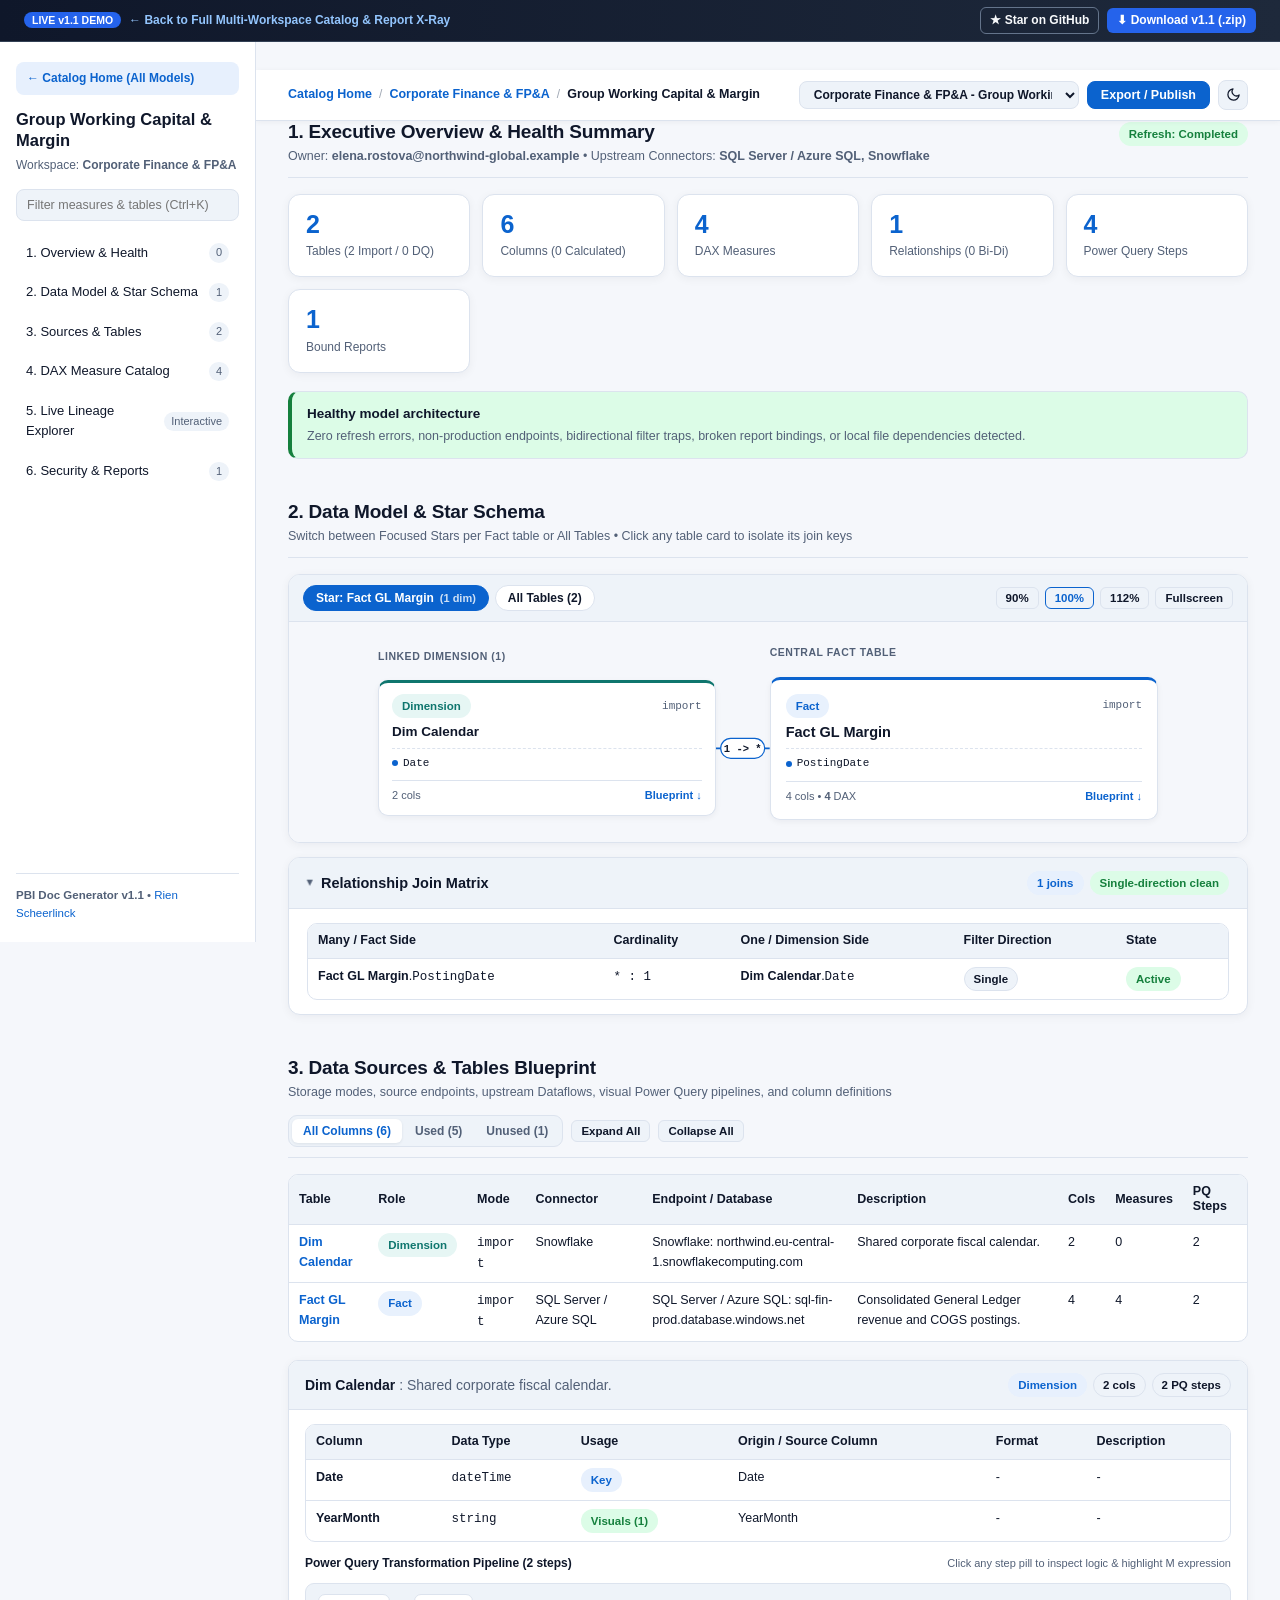
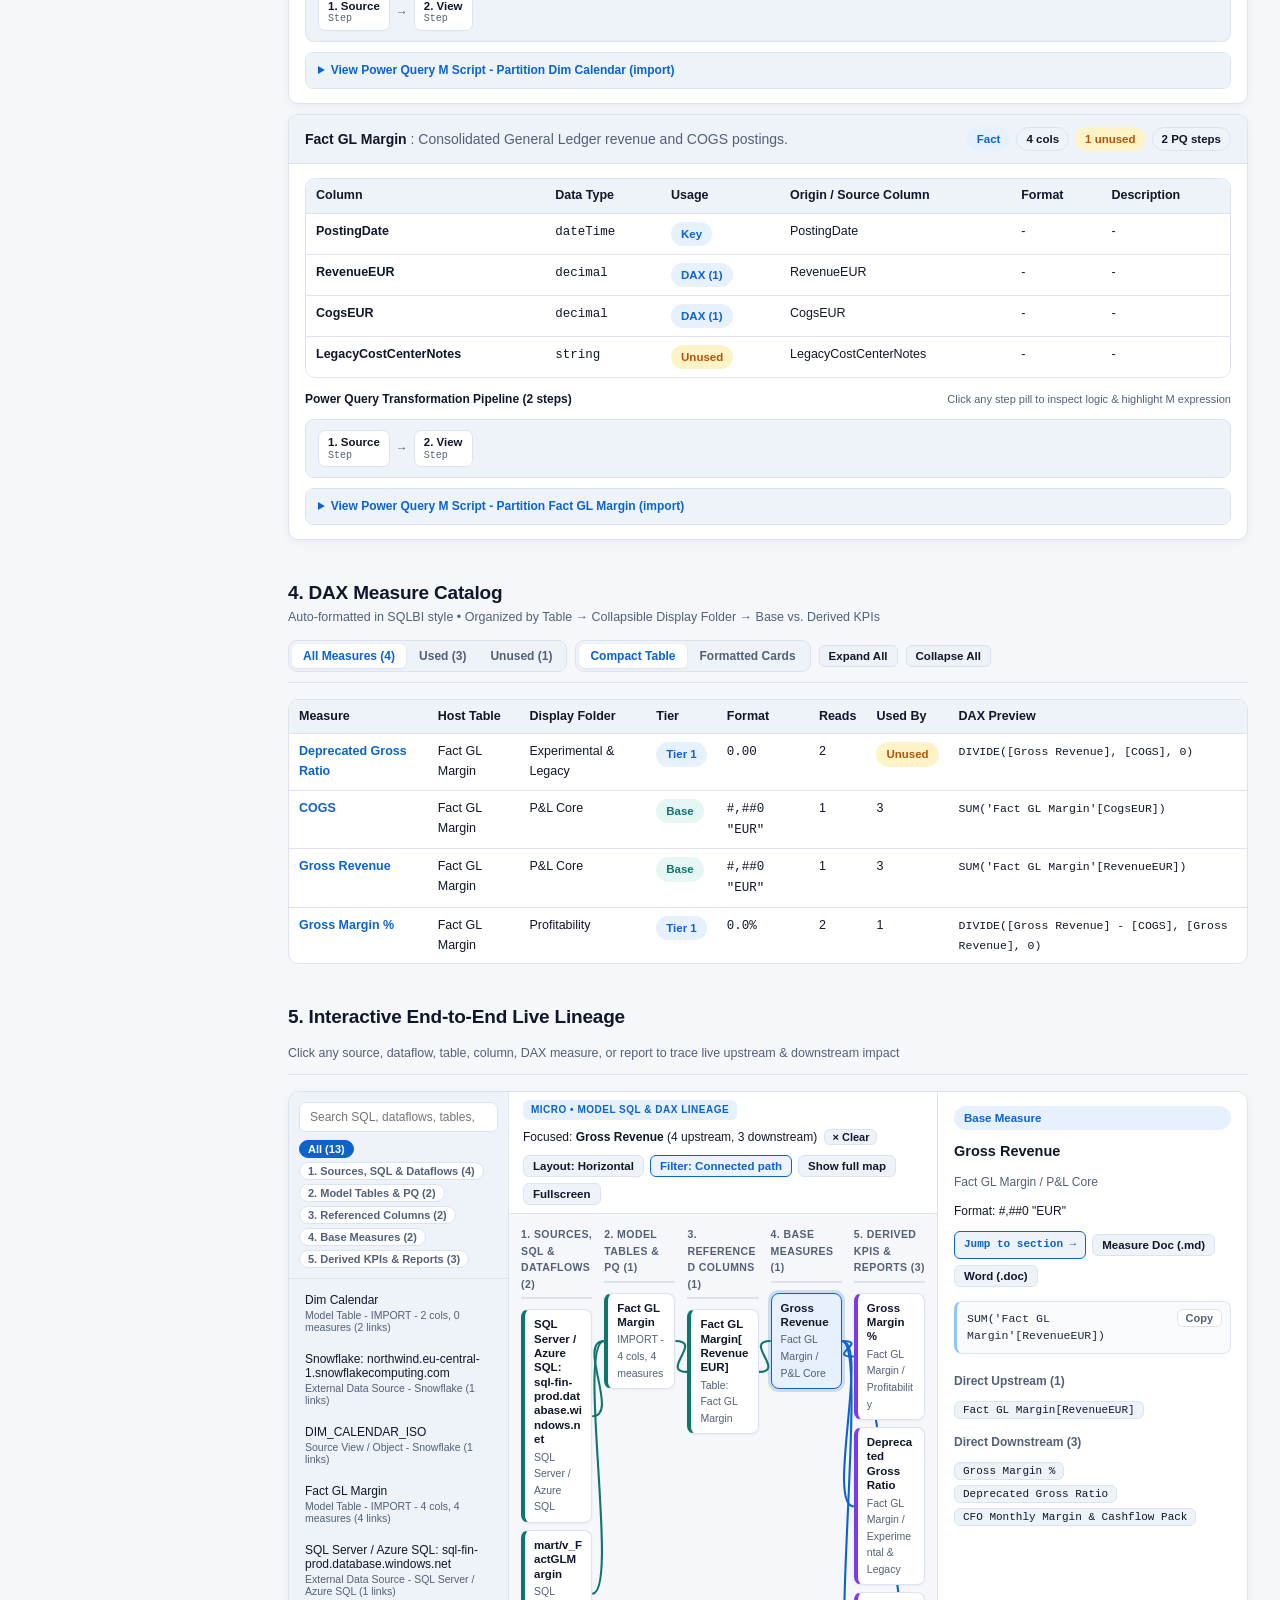
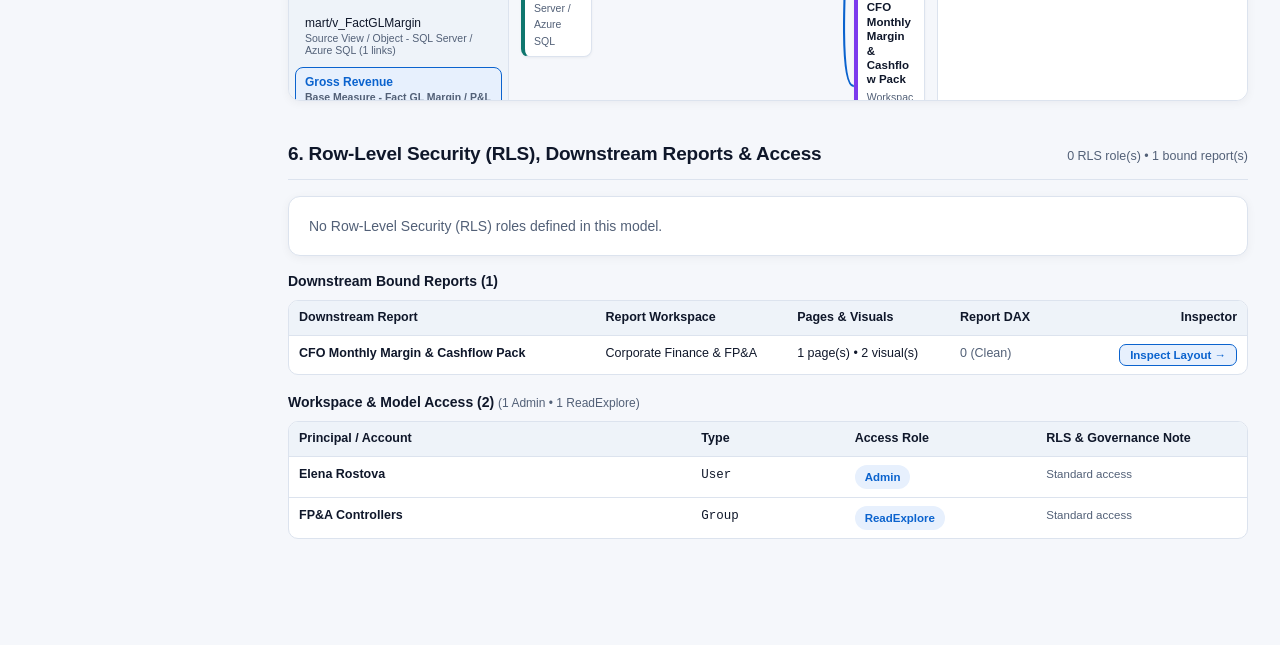
<file: docs/models/corporate-finance-fp-a-group-working-capital-margin.html>
<!DOCTYPE html>
<html lang="en">
<head>
  <meta charset="utf-8">
  <meta name="viewport" content="width=device-width, initial-scale=1">
  <meta name="pbi-model-slug" content="corporate-finance-fp-a-group-working-capital-margin">
  <meta name="pbi-model-name" content="Group Working Capital &amp; Margin">
  <meta name="pbi-model-id" content="ds-fin">
  <meta name="pbi-model-ws" content="Corporate Finance &amp; FP&amp;A">
  <title>Group Working Capital &amp; Margin - Semantic Model Documentation</title>
  <link rel="stylesheet" href="../assets/portal.css">
  <meta name="description" content="Group Working Capital &amp; Margin - Semantic Model Documentation - Interactive Star Schema, SQLBI-formatted DAX, Power Query M, Native SQL &amp; Visual Lineage.">
  <link rel="canonical" href="https://djrien-ai.github.io/pbi-doc-generator/models/corporate-finance-fp-a-group-working-capital-margin.html">
  <meta property="og:type" content="website">
  <meta property="og:title" content="Group Working Capital &amp; Margin - Semantic Model Documentation">
  <meta property="og:description" content="Interactive Power BI &amp; Fabric Semantic Model Blueprint: SVG Star-Schema Explorer, DAX lineage, Power Query steps &amp; A4 PDF export.">
  <meta property="og:url" content="https://djrien-ai.github.io/pbi-doc-generator/models/corporate-finance-fp-a-group-working-capital-margin.html">
  <meta property="og:image" content="https://djrien-ai.github.io/pbi-doc-generator/media/v1_1_social_preview.png">
  <meta name="twitter:card" content="summary_large_image">
  <meta name="twitter:image" content="https://djrien-ai.github.io/pbi-doc-generator/media/v1_1_social_preview.png">
  <style>@media print { .demo-tour-bar { display: none !important; } }</style>
</head>
<body>
<div class="demo-tour-bar" style="background:linear-gradient(90deg,#0f172a,#1e293b);color:#f8fafc;padding:7px 24px;font-size:12px;display:flex;align-items:center;justify-content:space-between;gap:12px;flex-wrap:wrap;border-bottom:1px solid #334155">
  <div><span style="background:#2563eb;color:#fff;font-weight:700;padding:2px 8px;border-radius:999px;font-size:10.5px;margin-right:8px">LIVE v1.1 DEMO</span><a href="../index.html" style="color:#93c5fd;font-weight:600;text-decoration:none">&larr; Back to Full Multi-Workspace Catalog &amp; Report X-Ray</a></div>
  <div style="display:flex;align-items:center;gap:8px"><a href="https://github.com/djrien-ai/pbi-doc-generator" target="_blank" rel="noopener" style="color:#f8fafc;border:1px solid #64748b;border-radius:6px;padding:3px 9px;font-weight:700;text-decoration:none">&#9733; Star on GitHub</a><a href="https://github.com/djrien-ai/pbi-doc-generator/releases/latest/download/PBI_Doc_Generator_Windows_Portable.zip" title="Direct download: Windows Portable .zip (no Python required)" style="background:#2563eb;color:#fff;border-radius:6px;padding:3px 10px;font-weight:700;text-decoration:none">&#11015; Download v1.1 (.zip)</a></div>
</div>

<div class="doc-shell">
  <aside class="doc-sidebar">
    <a class="doc-back" href="../index.html">&larr; Catalog Home (All Models)</a>
    <div class="doc-brand">
      <h2>Group Working Capital &amp; Margin</h2>
      <div class="sub">Workspace: <b>Corporate Finance &amp; FP&amp;A</b></div>
    </div>
    <input type="search" class="doc-search" data-quick-search="1" id="modelQuickFilter" placeholder="Filter measures &amp; tables (Ctrl+K)">
    <ul class="toc-list">
      <li><a href="#sec-overview"><span>1. Overview &amp; Health</span><span class="toc-count">0</span></a></li>
      <li><a href="#sec-schema"><span>2. Data Model &amp; Star Schema</span><span class="toc-count">1</span></a></li>
      <li><a href="#sec-tables"><span>3. Sources &amp; Tables</span><span class="toc-count">2</span></a></li>
      <li><a href="#sec-dax"><span>4. DAX Measure Catalog</span><span class="toc-count">4</span></a></li>
      <li><a href="#sec-lineage"><span>5. Live Lineage Explorer</span><span class="toc-count">Interactive</span></a></li>
      <li><a href="#sec-security"><span>6. Security &amp; Reports</span><span class="toc-count">1</span></a></li>
    </ul>
    <div style="margin-top:auto;padding-top:12px;border-top:1px solid var(--border);display:flex;justify-content:space-between;align-items:center;font-size:11.5px;color:var(--fg-muted)">
      <span><a href="https://github.com/djrien-ai/pbi-doc-generator" target="_blank" rel="noopener" style="color:inherit;text-decoration:none;font-weight:600">PBI Doc Generator v1.1</a> &bull; <a href="https://www.linkedin.com/in/rienscheerlinck/" target="_blank" rel="noopener" style="color:var(--accent);text-decoration:none">Rien Scheerlinck</a></span>
    </div>
  </aside>

  <main class="doc-main">
    <div class="print-only-doc-banner">
      <div>
        <div style="font-size:9.5px;font-weight:700;text-transform:uppercase;letter-spacing:0.06em;color:#0b63ce;margin-bottom:2px">Power BI Semantic Model Blueprint</div>
        <div style="font-size:19px;font-weight:800;color:#0f172a;line-height:1.2">Group Working Capital &amp; Margin</div>
        <div style="font-size:11px;color:#475569;margin-top:3px">Workspace: <b>Corporate Finance &amp; FP&amp;A</b> &bull; Owner: <b>elena.rostova@northwind-global.example</b></div>
      </div>
      <div style="text-align:right;font-size:10.5px;color:#475569;white-space:nowrap">
        <div><b>2</b> Tables &bull; <b>4</b> Measures &bull; <b>1</b> Rels</div>
        <div style="margin-top:2px">PBI Doc Generator v1.1</div>
      </div>
    </div>
    <div class="doc-topbar">
      <nav class="doc-crumbs" aria-label="Breadcrumb">
        <a href="../index.html">Catalog Home</a>
        <span class="crumb-sep">/</span>
        <a href="../index.html?ws=Corporate%20Finance%20%26%20FP%26A">Corporate Finance &amp; FP&amp;A</a>
        <span class="crumb-sep">/</span>
        <span class="crumb-current" title="Group Working Capital &amp; Margin">Group Working Capital &amp; Margin</span>
      </nav>
      <div class="doc-topbar-actions">
        <a class="lin-btn studio-only-link" href="/" style="display:none;text-decoration:none">&larr; 1. Scanner &amp; Setup</a>
        <select class="model-switcher-select" aria-label="Switch semantic model"><option value="corporate-finance-fp-a-group-working-capital-margin.html" selected>Corporate Finance &amp; FP&amp;A - Group Working Capital &amp; Margin</option><option value="enterprise-core-semantic-models-global-supply-chain-otif-core.html">Enterprise Core Semantic Models - Global Supply Chain &amp; OTIF Core</option><option value="supply-chain-procurement-analytics-regional-vendor-spend-tracker.html">Supply Chain &amp; Procurement Analytics - Regional Vendor Spend Tracker</option></select>
        <button type="button" class="publish-top-btn" data-open-publish-modal="model" title="Export PDF, standalone HTML, SharePoint page, or Data Dictionary for this model">Export / Publish</button>
        <button type="button" class="theme-icon-btn surface-btn" data-toggle-theme="1" title="Toggle Light / Dark theme" aria-label="Toggle Light / Dark theme">
          <svg class="icon-moon" width="15" height="15" viewBox="0 0 24 24" fill="none" stroke="currentColor" stroke-width="2" stroke-linecap="round" stroke-linejoin="round"><path d="M21 12.79A9 9 0 1 1 11.21 3 7 7 0 0 0 21 12.79z"/></svg>
          <svg class="icon-sun" width="15" height="15" viewBox="0 0 24 24" fill="none" stroke="currentColor" stroke-width="2" stroke-linecap="round" stroke-linejoin="round"><circle cx="12" cy="12" r="5"/><line x1="12" y1="1" x2="12" y2="3"/><line x1="12" y1="21" x2="12" y2="23"/><line x1="4.22" y1="4.22" x2="5.64" y2="5.64"/><line x1="18.36" y1="18.36" x2="19.78" y2="19.78"/><line x1="1" y1="12" x2="3" y2="12"/><line x1="21" y1="12" x2="23" y2="12"/><line x1="4.22" y1="19.78" x2="5.64" y2="18.36"/><line x1="18.36" y1="5.64" x2="19.78" y2="4.22"/></svg>
        </button>
      </div>
    </div>

    <section class="section" id="sec-overview">
      <div class="section-header">
        <div>
          <h2>1. Executive Overview &amp; Health Summary</h2>
          <div class="hint">Owner: <b>elena.rostova@northwind-global.example</b> &bull; Upstream Connectors: <b>SQL Server / Azure SQL, Snowflake</b></div>
        </div>
        <span class="badge badge-ok">Refresh: Completed</span>
      </div>

      <div class="kpi-grid">
        <div class="kpi-card"><div class="val">2</div><div class="lbl">Tables (2 Import / 0 DQ)</div></div>
        <div class="kpi-card"><div class="val">6</div><div class="lbl">Columns (0 Calculated)</div></div>
        <div class="kpi-card"><div class="val">4</div><div class="lbl">DAX Measures</div></div>
        <div class="kpi-card"><div class="val">1</div><div class="lbl">Relationships (0 Bi-Di)</div></div>
        <div class="kpi-card"><div class="val">4</div><div class="lbl">Power Query Steps</div></div>
        <div class="kpi-card"><div class="val">1</div><div class="lbl">Bound Reports</div></div>
      </div>

      <div class="finding ok"><div><strong>Healthy model architecture</strong><span>Zero refresh errors, non-production endpoints, bidirectional filter traps, broken report bindings, or local file dependencies detected.</span></div></div>
    </section>

    <section class="section" id="sec-schema">
      <div class="section-header">
        <div>
          <h2>2. Data Model &amp; Star Schema</h2>
          <div class="hint">Switch between Focused Stars per Fact table or All Tables &bull; Click any table card to isolate its join keys</div>
        </div>
      </div>
      <div class="star-shell" data-star-id="starSchemaData"></div>
      <script type="application/json" id="starSchemaData">{"facts": ["Fact GL Margin"], "tables": [{"name": "Dim Calendar", "role": "Dimension", "mode": "import", "columns": 2, "measures": 0, "anchor": "t-dim-calendar"}, {"name": "Fact GL Margin", "role": "Fact", "mode": "import", "columns": 4, "measures": 4, "anchor": "t-fact-gl-margin"}], "relationships": [{"name": "r_f1", "from_table": "Fact GL Margin", "from_column": "PostingDate", "to_table": "Dim Calendar", "to_column": "Date", "cardinality": "many-to-one", "bidirectional": false, "active": true}]}</script>
      <details class="section-accordion" style="margin-top:14px" open><summary><span class="acc-title"><span class="acc-chev">&#9656;</span> Relationship Join Matrix</span><span style="display:flex;gap:6px;align-items:center"><span class="badge badge-accent">1 joins</span><span class="badge badge-ok">Single-direction clean</span></span></summary><div class="accordion-body"><div class="table-scroll sticky-table-scroll"><table class="data-table"><thead><tr><th>Many / Fact Side</th><th>Cardinality</th><th>One / Dimension Side</th><th>Filter Direction</th><th>State</th></tr></thead><tbody><tr><td><b>Fact GL Margin</b>.<code>PostingDate</code></td><td><code>* : 1</code></td><td><b>Dim Calendar</b>.<code>Date</code></td><td><span class='badge '>Single</span></td><td><span class='badge badge-ok'>Active</span></td></tr></tbody></table></div></div></details>
    </section>

    <section class="section" id="sec-tables">
      <div class="section-header">
        <div>
          <h2>3. Data Sources &amp; Tables Blueprint</h2>
          <div class="hint">Storage modes, source endpoints, upstream Dataflows, visual Power Query pipelines, and column definitions</div>
        </div>
        <div style="display:flex;gap:8px;align-items:center;flex-wrap:wrap"><div class="view-toggle" role="group" aria-label="Filter columns by model and report usage"><button type="button" class="view-btn active" data-col-usage="all">All Columns (6)</button><button type="button" class="view-btn" data-col-usage="used">Used (5)</button><button type="button" class="view-btn" data-col-usage="unused" title="Columns with zero references in model internals or scanned reports">Unused (1)</button></div><button type="button" class="lin-btn" data-details-toggle="tablesBlueprintContainer" data-open="1">Expand All</button><button type="button" class="lin-btn" data-details-toggle="tablesBlueprintContainer" data-open="0">Collapse All</button></div>
      </div>
      <div class="usage-scope-note" id="colUnusedScopeNote" role="status"><svg width="14" height="14" viewBox="0 0 24 24" fill="none" stroke="currentColor" stroke-width="2" stroke-linecap="round" stroke-linejoin="round" aria-hidden="true"><circle cx="12" cy="12" r="10"/><line x1="12" y1="16" x2="12" y2="12"/><line x1="12" y1="8" x2="12.01" y2="8"/></svg><div><b>Static scan scope:</b> Unreferenced across model relationships, DAX, SortBy, hierarchies, field parameters, RLS, refresh policies, and <b>1 scanned bound report</b>. Before deleting, verify no unscanned workspaces, Personal Workspaces, Analyze in Excel, Paginated Reports, or composite models use these columns.</div></div>
      
      <div class="table-scroll" style="margin-bottom:18px">
        <table class="data-table">
          <thead>
            <tr><th>Table</th><th>Role</th><th>Mode</th><th>Connector</th><th>Endpoint / Database</th><th>Description</th><th>Cols</th><th>Measures</th><th>PQ Steps</th></tr>
          </thead>
          <tbody><tr><td><a href="#t-dim-calendar"><b>Dim Calendar</b></a></td><td><span class="badge badge-dim">Dimension</span></td><td><code>import</code></td><td>Snowflake</td><td>Snowflake: northwind.eu-central-1.snowflakecomputing.com</td><td>Shared corporate fiscal calendar.</td><td>2</td><td>0</td><td>2</td></tr><tr><td><a href="#t-fact-gl-margin"><b>Fact GL Margin</b></a></td><td><span class="badge badge-fact">Fact</span></td><td><code>import</code></td><td>SQL Server / Azure SQL</td><td>SQL Server / Azure SQL: sql-fin-prod.database.windows.net</td><td>Consolidated General Ledger revenue and COGS postings.</td><td>4</td><td>4</td><td>2</td></tr></tbody>
        </table>
      </div>
      <div id="tablesBlueprintContainer"><details class="table-blueprint" id="t-dim-calendar" open data-searchable="dim calendar shared corporate fiscal calendar. date yearmonth"><summary><span>Dim Calendar <span style="font-weight:400;color:var(--fg-muted)">: Shared corporate fiscal calendar.</span></span><div class="model-meta"><span class="badge badge-accent">Dimension</span><span class="badge">2 cols</span><span class="badge">2 PQ steps</span></div></summary><div class="blueprint-body"><div class="table-scroll"><table class="data-table"><thead><tr><th>Column</th><th>Data Type</th><th>Usage</th><th>Origin / Source Column</th><th>Format</th><th>Description</th></tr></thead><tbody><tr data-column-usage="used"><td><b>Date</b></td><td><code>dateTime</code></td><td><div style="display:flex;gap:4px;flex-wrap:wrap"><span class="badge badge-accent">Key</span></div></td><td>Date</td><td>-</td><td>-</td></tr><tr data-column-usage="used"><td><b>YearMonth</b></td><td><code>string</code></td><td><div style="display:flex;gap:4px;flex-wrap:wrap"><span class="badge badge-ok">Visuals (1)</span></div></td><td>YearMonth</td><td>-</td><td>-</td></tr></tbody></table></div><div class="pq-interactive-wrap" id="pqblk-1"><div style="margin-top:12px;display:flex;justify-content:space-between;align-items:center;gap:8px;flex-wrap:wrap"><span style="font-size:12px;font-weight:650">Power Query Transformation Pipeline (2 steps)</span><span style="font-size:11px;color:var(--fg-muted)">Click any step pill to inspect logic &amp; highlight M expression</span></div><div class="pq-pipeline"><button type="button" class="pq-step pq-step-btn" data-pq-step="0" title="Connect to Snowflake.Databases (northwind.eu-central-1.snowflakecomputing.com, WH_ENTERPRISE) (Click to inspect &amp; highlight M code)"><b>1. Source</b><small>Step</small></button><span class="pq-arrow">&rarr;</span><button type="button" class="pq-step pq-step-btn" data-pq-step="1" title="Navigate to DIM_CALENDAR_ISO (Click to inspect &amp; highlight M code)"><b>2. View</b><small>Step</small></button></div><div class="pq-step-inspector" style="display:none"></div><details class="m-script-toggle"><summary>View Power Query M Script - Partition Dim Calendar (import)</summary><div style="padding:8px 10px"><div class="code-block"><button type="button" class="copy-btn" data-copy="1">Copy M</button><pre class="pq-m-pre"><span class="kw">let</span>
    Source = <span class="fn">Snowflake.Databases</span>(<span class="str">&quot;northwind.eu-central-1.snowflakecomputing.com&quot;</span>, <span class="str">&quot;WH_ENTERPRISE&quot;</span>),
    View = Source{[Name=<span class="str">&quot;DIM_CALENDAR_ISO&quot;</span>]}[Data]
<span class="kw">in</span>
    View</pre></div></div></details><script type="application/json" class="pq-meta-json">{"raw": "let\n    Source = Snowflake.Databases(\"northwind.eu-central-1.snowflakecomputing.com\", \"WH_ENTERPRISE\"),\n    View = Source{[Name=\"DIM_CALENDAR_ISO\"]}[Data]\nin\n    View", "steps": [{"index": 1, "name": "Source", "op": "Step", "summary": "Connect to Snowflake.Databases (northwind.eu-central-1.snowflakecomputing.com, WH_ENTERPRISE)", "details": [], "start": 8, "end": 102}, {"index": 2, "name": "View", "op": "Step", "summary": "Navigate to DIM_CALENDAR_ISO", "details": [], "start": 108, "end": 154}]}</script></div></div></details><details class="table-blueprint" id="t-fact-gl-margin" open data-searchable="fact gl margin consolidated general ledger revenue and cogs postings. postingdate revenueeur cogseur legacycostcenternotes unused unreferenced unused columns unreferenced columns"><summary><span>Fact GL Margin <span style="font-weight:400;color:var(--fg-muted)">: Consolidated General Ledger revenue and COGS postings.</span></span><div class="model-meta"><span class="badge badge-accent">Fact</span><span class="badge">4 cols</span><span class="badge badge-warn" title="Columns unreferenced across model relationships, DAX, SortBy, hierarchies, RLS, and scanned reports">1 unused</span><span class="badge">2 PQ steps</span></div></summary><div class="blueprint-body"><div class="table-scroll"><table class="data-table"><thead><tr><th>Column</th><th>Data Type</th><th>Usage</th><th>Origin / Source Column</th><th>Format</th><th>Description</th></tr></thead><tbody><tr data-column-usage="used"><td><b>PostingDate</b></td><td><code>dateTime</code></td><td><div style="display:flex;gap:4px;flex-wrap:wrap"><span class="badge badge-accent">Key</span></div></td><td>PostingDate</td><td>-</td><td>-</td></tr><tr data-column-usage="used"><td><b>RevenueEUR</b></td><td><code>decimal</code></td><td><div style="display:flex;gap:4px;flex-wrap:wrap"><span class="badge badge-accent">DAX (1)</span></div></td><td>RevenueEUR</td><td>-</td><td>-</td></tr><tr data-column-usage="used"><td><b>CogsEUR</b></td><td><code>decimal</code></td><td><div style="display:flex;gap:4px;flex-wrap:wrap"><span class="badge badge-accent">DAX (1)</span></div></td><td>CogsEUR</td><td>-</td><td>-</td></tr><tr data-column-usage="unused"><td><b>LegacyCostCenterNotes</b></td><td><code>string</code></td><td><span class="badge badge-warn" title="Unreferenced across model relationships, DAX, SortBy, hierarchies, field parameters, RLS, refresh policies, and scanned reports">Unused</span></td><td>LegacyCostCenterNotes</td><td>-</td><td>-</td></tr></tbody></table></div><div class="pq-interactive-wrap" id="pqblk-2"><div style="margin-top:12px;display:flex;justify-content:space-between;align-items:center;gap:8px;flex-wrap:wrap"><span style="font-size:12px;font-weight:650">Power Query Transformation Pipeline (2 steps)</span><span style="font-size:11px;color:var(--fg-muted)">Click any step pill to inspect logic &amp; highlight M expression</span></div><div class="pq-pipeline"><button type="button" class="pq-step pq-step-btn" data-pq-step="0" title="Connect to AzureSql.Database (sql-fin-prod.database.windows.net, DB_FINANCE) (Click to inspect &amp; highlight M code)"><b>1. Source</b><small>Step</small></button><span class="pq-arrow">&rarr;</span><button type="button" class="pq-step pq-step-btn" data-pq-step="1" title="Navigate to mart.v_FactGLMargin (Click to inspect &amp; highlight M code)"><b>2. View</b><small>Step</small></button></div><div class="pq-step-inspector" style="display:none"></div><details class="m-script-toggle"><summary>View Power Query M Script - Partition Fact GL Margin (import)</summary><div style="padding:8px 10px"><div class="code-block"><button type="button" class="copy-btn" data-copy="1">Copy M</button><pre class="pq-m-pre"><span class="kw">let</span>
    Source = <span class="fn">AzureSql.Database</span>(<span class="str">&quot;sql-fin-prod.database.windows.net&quot;</span>, <span class="str">&quot;DB_FINANCE&quot;</span>),
    View = Source{[Schema=<span class="str">&quot;mart&quot;</span>,Item=<span class="str">&quot;v_FactGLMargin&quot;</span>]}[Data]
<span class="kw">in</span>
    View</pre></div></div></details><script type="application/json" class="pq-meta-json">{"raw": "let\n    Source = AzureSql.Database(\"sql-fin-prod.database.windows.net\", \"DB_FINANCE\"),\n    View = Source{[Schema=\"mart\",Item=\"v_FactGLMargin\"]}[Data]\nin\n    View", "steps": [{"index": 1, "name": "Source", "op": "Step", "summary": "Connect to AzureSql.Database (sql-fin-prod.database.windows.net, DB_FINANCE)", "details": [], "start": 8, "end": 85}, {"index": 2, "name": "View", "op": "Step", "summary": "Navigate to mart.v_FactGLMargin", "details": [], "start": 91, "end": 149}]}</script></div></div></details></div>
      
    </section>

    <section class="section" id="sec-dax">
      <div class="section-header">
        <div>
          <h2>4. DAX Measure Catalog</h2>
          <div class="hint">Auto-formatted in SQLBI style &bull; Organized by Table &rarr; Collapsible Display Folder &rarr; Base vs. Derived KPIs</div>
        </div>
        <div style="display:flex;gap:8px;align-items:center;flex-wrap:wrap"><div class="view-toggle" role="group" aria-label="Filter measures by model and report usage"><button type="button" class="view-btn active" data-dax-usage="all">All Measures (4)</button><button type="button" class="view-btn" data-dax-usage="used">Used (3)</button><button type="button" class="view-btn" data-dax-usage="unused" title="Measures unreferenced across model expressions, scanned reports, and downstream used measures">Unused (1)</button></div><div class="view-toggle"><button type="button" class="view-btn active" data-dax-view="list">Compact Table</button><button type="button" class="view-btn" data-dax-view="cards">Formatted Cards</button></div><button type="button" class="lin-btn" data-details-toggle="daxCardsContainer" data-open="1">Expand All</button><button type="button" class="lin-btn" data-details-toggle="daxCardsContainer" data-open="0">Collapse All</button></div>
      </div>
      <div class="usage-scope-note" id="daxUnusedScopeNote" role="status"><svg width="14" height="14" viewBox="0 0 24 24" fill="none" stroke="currentColor" stroke-width="2" stroke-linecap="round" stroke-linejoin="round" aria-hidden="true"><circle cx="12" cy="12" r="10"/><line x1="12" y1="16" x2="12" y2="12"/><line x1="12" y1="8" x2="12.01" y2="8"/></svg><div><b>Static scan scope:</b> Unreferenced across model expressions, visual projections, filters, report-level DAX, and upstream measure chains in <b>1 scanned bound report</b>. Before deleting, verify no unscanned workspaces, Personal Workspaces, Analyze in Excel, or Paginated Reports reference these measures.</div></div>
      <div id="daxListContainer"><div class="table-scroll"><table class="data-table"><thead><tr><th>Measure</th><th>Host Table</th><th>Display Folder</th><th>Tier</th><th>Format</th><th>Reads</th><th>Used By</th><th>DAX Preview</th></tr></thead><tbody><tr data-measure-usage="unused" data-searchable="deprecated gross ratio fact gl margin experimental &amp; legacy divide([gross revenue], [cogs], 0) unused unreferenced unused measures unreferenced measures"><td><a href="#m-fact-gl-margin-deprecated-gross-ratio"><b>Deprecated Gross Ratio</b></a></td><td>Fact GL Margin</td><td>Experimental &amp; Legacy</td><td><span class='badge badge-accent'>Tier 1</span></td><td><code>0.00</code></td><td>2</td><td><span class="badge badge-warn" title="Unreferenced across model expressions, scanned reports, and downstream used measures">Unused</span></td><td><code style='font-size:11.5px'>DIVIDE([Gross Revenue], [COGS], 0)</code></td></tr><tr data-measure-usage="used" data-searchable="cogs fact gl margin p&amp;l core sum(&#x27;fact gl margin&#x27;[cogseur])"><td><a href="#m-fact-gl-margin-cogs"><b>COGS</b></a></td><td>Fact GL Margin</td><td>P&amp;L Core</td><td><span class='badge badge-dim'>Base</span></td><td><code>#,##0 &quot;EUR&quot;</code></td><td>1</td><td>3</td><td><code style='font-size:11.5px'>SUM(&#x27;Fact GL Margin&#x27;[CogsEUR])</code></td></tr><tr data-measure-usage="used" data-searchable="gross revenue fact gl margin p&amp;l core sum(&#x27;fact gl margin&#x27;[revenueeur])"><td><a href="#m-fact-gl-margin-gross-revenue"><b>Gross Revenue</b></a></td><td>Fact GL Margin</td><td>P&amp;L Core</td><td><span class='badge badge-dim'>Base</span></td><td><code>#,##0 &quot;EUR&quot;</code></td><td>1</td><td>3</td><td><code style='font-size:11.5px'>SUM(&#x27;Fact GL Margin&#x27;[RevenueEUR])</code></td></tr><tr data-measure-usage="used" data-searchable="gross margin % fact gl margin profitability divide([gross revenue] - [cogs], [gross revenue], 0)"><td><a href="#m-fact-gl-margin-gross-margin"><b>Gross Margin %</b></a></td><td>Fact GL Margin</td><td>Profitability</td><td><span class='badge badge-accent'>Tier 1</span></td><td><code>0.0%</code></td><td>2</td><td>1</td><td><code style='font-size:11.5px'>DIVIDE([Gross Revenue] - [COGS], [Gross Revenue], 0)</code></td></tr></tbody></table></div></div><div id="daxCardsContainer" style="display:none"><details class="dax-table-group" open><summary><span>Measure Host Table: Fact GL Margin</span><span class="badge badge-accent">4 measures</span></summary><details class="dax-folder-details" open><summary><span>Display Folder: Experimental &amp; Legacy</span><span class="badge">1 measure</span></summary><div class="dax-folder-body"><div class="dax-tier-label">Tier 2+: Derived &amp; Time-Intelligence KPIs (1)</div><div class="measure-grid"><div class="measure-card" id="m-fact-gl-margin-deprecated-gross-ratio" data-measure-usage="unused" data-searchable="deprecated gross ratio legacy margin ratio superseded by gross margin %. divide([gross revenue], [cogs], 0) unused unreferenced unused measures unreferenced measures"><div class="measure-head"><span class="measure-name">Deprecated Gross Ratio</span><div class="model-meta"><span class="badge badge-accent">Derived KPI (Tier 1)</span><span class="badge">Format: 0.00</span><span class="badge badge-warn" title="Unreferenced across model expressions, scanned reports, and downstream used measures">Unused</span></div></div><div class="measure-desc">Legacy margin ratio superseded by Gross Margin %.</div><div class="code-block"><button type="button" class="copy-btn" data-copy="1">Copy DAX</button><pre><span class="kw">DIVIDE</span>(
    [Gross Revenue],
    [COGS],
    0
)</pre></div><div class="dep-row"><span>Reads:</span><a class="dep-chip" href="#m-fact-gl-margin-cogs">[COGS]</a><a class="dep-chip" href="#m-fact-gl-margin-gross-revenue">[Gross Revenue]</a></div><div class="measure-actions-row"><button type="button" class="lin-btn" data-trace-e2e="m:ds-fin:Fact GL Margin[Deprecated Gross Ratio]">Trace to SQL &rarr;</button><button type="button" class="lin-btn" data-export-measure-md="m:ds-fin:Fact GL Margin[Deprecated Gross Ratio]">Measure Doc (.md)</button><button type="button" class="lin-btn" data-export-measure-doc="m:ds-fin:Fact GL Margin[Deprecated Gross Ratio]">Word (.doc)</button></div></div></div></div></details><details class="dax-folder-details" open><summary><span>Display Folder: P&amp;L Core</span><span class="badge">2 measures</span></summary><div class="dax-folder-body"><div class="dax-tier-label">Tier 1: Base Aggregations (2)</div><div class="measure-grid"><div class="measure-card" id="m-fact-gl-margin-cogs" data-measure-usage="used" data-searchable="cogs  sum(&#x27;fact gl margin&#x27;[cogseur])"><div class="measure-head"><span class="measure-name">COGS</span><div class="model-meta"><span class="badge badge-dim">Base Measure</span><span class="badge">Format: #,##0 &quot;EUR&quot;</span></div></div><div class="code-block"><button type="button" class="copy-btn" data-copy="1">Copy DAX</button><pre><span class="kw">SUM</span>(&#x27;Fact GL Margin&#x27;[CogsEUR])</pre></div><div class="dep-row"><span>Reads:</span><a class="dep-chip" href="#t-fact-gl-margin">Fact GL Margin[CogsEUR]</a></div><div class="dep-row"><span>Used by:</span><a class="dep-chip" href="#m-fact-gl-margin-deprecated-gross-ratio">[Deprecated Gross Ratio]</a><a class="dep-chip" href="#m-fact-gl-margin-gross-margin">[Gross Margin %]</a></div><div class="dep-row"><span>Reports:</span><button type="button" class="dep-chip xray-chip" data-open-xray="rep:r-3" title="Click to inspect report layout">CFO Monthly Marg...Cashflow Pack (1 vis)</button></div><div class="measure-actions-row"><button type="button" class="lin-btn" data-trace-e2e="m:ds-fin:Fact GL Margin[COGS]">Trace to SQL &rarr;</button><button type="button" class="lin-btn" data-export-measure-md="m:ds-fin:Fact GL Margin[COGS]">Measure Doc (.md)</button><button type="button" class="lin-btn" data-export-measure-doc="m:ds-fin:Fact GL Margin[COGS]">Word (.doc)</button></div></div><div class="measure-card" id="m-fact-gl-margin-gross-revenue" data-measure-usage="used" data-searchable="gross revenue  sum(&#x27;fact gl margin&#x27;[revenueeur])"><div class="measure-head"><span class="measure-name">Gross Revenue</span><div class="model-meta"><span class="badge badge-dim">Base Measure</span><span class="badge">Format: #,##0 &quot;EUR&quot;</span></div></div><div class="code-block"><button type="button" class="copy-btn" data-copy="1">Copy DAX</button><pre><span class="kw">SUM</span>(&#x27;Fact GL Margin&#x27;[RevenueEUR])</pre></div><div class="dep-row"><span>Reads:</span><a class="dep-chip" href="#t-fact-gl-margin">Fact GL Margin[RevenueEUR]</a></div><div class="dep-row"><span>Used by:</span><a class="dep-chip" href="#m-fact-gl-margin-deprecated-gross-ratio">[Deprecated Gross Ratio]</a><a class="dep-chip" href="#m-fact-gl-margin-gross-margin">[Gross Margin %]</a></div><div class="dep-row"><span>Reports:</span><button type="button" class="dep-chip xray-chip" data-open-xray="rep:r-3" title="Click to inspect report layout">CFO Monthly Marg...Cashflow Pack (1 vis)</button></div><div class="measure-actions-row"><button type="button" class="lin-btn" data-trace-e2e="m:ds-fin:Fact GL Margin[Gross Revenue]">Trace to SQL &rarr;</button><button type="button" class="lin-btn" data-export-measure-md="m:ds-fin:Fact GL Margin[Gross Revenue]">Measure Doc (.md)</button><button type="button" class="lin-btn" data-export-measure-doc="m:ds-fin:Fact GL Margin[Gross Revenue]">Word (.doc)</button></div></div></div></div></details><details class="dax-folder-details" open><summary><span>Display Folder: Profitability</span><span class="badge">1 measure</span></summary><div class="dax-folder-body"><div class="dax-tier-label">Tier 2+: Derived &amp; Time-Intelligence KPIs (1)</div><div class="measure-grid"><div class="measure-card" id="m-fact-gl-margin-gross-margin" data-measure-usage="used" data-searchable="gross margin %  divide([gross revenue] - [cogs], [gross revenue], 0)"><div class="measure-head"><span class="measure-name">Gross Margin %</span><div class="model-meta"><span class="badge badge-accent">Derived KPI (Tier 1)</span><span class="badge">Format: 0.0%</span></div></div><div class="code-block"><button type="button" class="copy-btn" data-copy="1">Copy DAX</button><pre><span class="kw">DIVIDE</span>(
    [Gross Revenue] - [COGS],
    [Gross Revenue],
    0
)</pre></div><div class="dep-row"><span>Reads:</span><a class="dep-chip" href="#m-fact-gl-margin-cogs">[COGS]</a><a class="dep-chip" href="#m-fact-gl-margin-gross-revenue">[Gross Revenue]</a></div><div class="dep-row"><span>Reports:</span><button type="button" class="dep-chip xray-chip" data-open-xray="rep:r-3" title="Click to inspect report layout">CFO Monthly Marg...Cashflow Pack (1 vis)</button></div><div class="measure-actions-row"><button type="button" class="lin-btn" data-trace-e2e="m:ds-fin:Fact GL Margin[Gross Margin %]">Trace to SQL &rarr;</button><button type="button" class="lin-btn" data-export-measure-md="m:ds-fin:Fact GL Margin[Gross Margin %]">Measure Doc (.md)</button><button type="button" class="lin-btn" data-export-measure-doc="m:ds-fin:Fact GL Margin[Gross Margin %]">Word (.doc)</button></div></div></div></div></details></details></div>
    </section>

    <section class="section" id="sec-lineage">
      <div class="section-header">
        <h2>5. Interactive End-to-End Live Lineage</h2>
        <span class="hint">Click any source, dataflow, table, column, DAX measure, or report to trace live upstream &amp; downstream impact</span>
      </div>
      <div class="lineage-app" data-lineage-id="modelLineageData"></div>
      <script type="application/json" id="modelLineageData">{"layers": [{"id": "source", "label": "1. Sources, SQL & Dataflows"}, {"id": "table", "label": "2. Model Tables & PQ"}, {"id": "column", "label": "3. Referenced Columns"}, {"id": "base_measure", "label": "4. Base Measures"}, {"id": "kpi_measure", "label": "5. Derived KPIs & Reports"}], "nodes": [{"id": "tbl:Dim Calendar", "label": "Dim Calendar", "layer": "table", "layerLabel": "Model Table", "sub": "IMPORT - 2 cols, 0 measures", "detail": "Shared corporate fiscal calendar.", "href": "#t-dim-calendar", "hrefLabel": "Jump to section", "code": "", "sqlCode": "", "stepsSummary": [{"name": "Source", "summary": "Connect to Snowflake.Databases (northwind.eu-central-1.snowflakecomputing.com, WH_ENTERPRISE)"}, {"name": "View", "summary": "Navigate to DIM_CALENDAR_ISO"}], "xrayId": "", "xrayLabel": "", "e2eId": "t:ds-fin:Dim Calendar", "e2eMeasureId": ""}, {"id": "src:Snowflake: northwind.eu-central-1.snowflakecomputing.com", "label": "Snowflake: northwind.eu-central-1.snowflakecomputing.com", "layer": "source", "layerLabel": "External Data Source", "sub": "Snowflake", "detail": "Upstream connection or Native SQL endpoint read by Power Query / Direct Lake.", "href": "", "hrefLabel": "Jump to section", "code": "", "sqlCode": "", "stepsSummary": [], "xrayId": "", "xrayLabel": "", "e2eId": "", "e2eMeasureId": ""}, {"id": "srcobj:Snowflake: northwind.eu-central-1.snowflakecomputing.com:DIM_CALENDAR_ISO", "label": "DIM_CALENDAR_ISO", "layer": "source", "layerLabel": "Source View / Object", "sub": "Snowflake", "detail": "Loaded into table 'Dim Calendar'.", "href": "", "hrefLabel": "Jump to section", "code": "", "sqlCode": "", "stepsSummary": [], "xrayId": "", "xrayLabel": "", "e2eId": "", "e2eMeasureId": ""}, {"id": "tbl:Fact GL Margin", "label": "Fact GL Margin", "layer": "table", "layerLabel": "Model Table", "sub": "IMPORT - 4 cols, 4 measures", "detail": "Consolidated General Ledger revenue and COGS postings.", "href": "#t-fact-gl-margin", "hrefLabel": "Jump to section", "code": "", "sqlCode": "", "stepsSummary": [{"name": "Source", "summary": "Connect to AzureSql.Database (sql-fin-prod.database.windows.net, DB_FINANCE)"}, {"name": "View", "summary": "Navigate to mart.v_FactGLMargin"}], "xrayId": "", "xrayLabel": "", "e2eId": "t:ds-fin:Fact GL Margin", "e2eMeasureId": ""}, {"id": "src:SQL Server / Azure SQL: sql-fin-prod.database.windows.net", "label": "SQL Server / Azure SQL: sql-fin-prod.database.windows.net", "layer": "source", "layerLabel": "External Data Source", "sub": "SQL Server / Azure SQL", "detail": "Upstream connection or Native SQL endpoint read by Power Query / Direct Lake.", "href": "", "hrefLabel": "Jump to section", "code": "", "sqlCode": "", "stepsSummary": [], "xrayId": "", "xrayLabel": "", "e2eId": "", "e2eMeasureId": ""}, {"id": "srcobj:SQL Server / Azure SQL: sql-fin-prod.database.windows.net:mart/v_FactGLMargin", "label": "mart/v_FactGLMargin", "layer": "source", "layerLabel": "Source View / Object", "sub": "SQL Server / Azure SQL", "detail": "Loaded into table 'Fact GL Margin'.", "href": "", "hrefLabel": "Jump to section", "code": "", "sqlCode": "", "stepsSummary": [], "xrayId": "", "xrayLabel": "", "e2eId": "", "e2eMeasureId": ""}, {"id": "meas:Fact GL Margin[Gross Revenue]", "label": "Gross Revenue", "layer": "base_measure", "layerLabel": "Base Measure", "sub": "Fact GL Margin / P&L Core", "detail": "Format: #,##0 \"EUR\"", "href": "#m-fact-gl-margin-gross-revenue", "hrefLabel": "Jump to section", "code": "SUM('Fact GL Margin'[RevenueEUR])", "sqlCode": "", "stepsSummary": [], "xrayId": "", "xrayLabel": "", "e2eId": "m:ds-fin:Fact GL Margin[Gross Revenue]", "e2eMeasureId": "m:ds-fin:Fact GL Margin[Gross Revenue]"}, {"id": "col:Fact GL Margin[RevenueEUR]", "label": "Fact GL Margin[RevenueEUR]", "layer": "column", "layerLabel": "Table Column", "sub": "Table: Fact GL Margin", "detail": "", "href": "#t-fact-gl-margin", "hrefLabel": "Jump to section", "code": "", "sqlCode": "", "stepsSummary": [], "xrayId": "", "xrayLabel": "", "e2eId": "c:ds-fin:Fact GL Margin[RevenueEUR]", "e2eMeasureId": ""}, {"id": "meas:Fact GL Margin[COGS]", "label": "COGS", "layer": "base_measure", "layerLabel": "Base Measure", "sub": "Fact GL Margin / P&L Core", "detail": "Format: #,##0 \"EUR\"", "href": "#m-fact-gl-margin-cogs", "hrefLabel": "Jump to section", "code": "SUM('Fact GL Margin'[CogsEUR])", "sqlCode": "", "stepsSummary": [], "xrayId": "", "xrayLabel": "", "e2eId": "m:ds-fin:Fact GL Margin[COGS]", "e2eMeasureId": "m:ds-fin:Fact GL Margin[COGS]"}, {"id": "col:Fact GL Margin[CogsEUR]", "label": "Fact GL Margin[CogsEUR]", "layer": "column", "layerLabel": "Table Column", "sub": "Table: Fact GL Margin", "detail": "", "href": "#t-fact-gl-margin", "hrefLabel": "Jump to section", "code": "", "sqlCode": "", "stepsSummary": [], "xrayId": "", "xrayLabel": "", "e2eId": "c:ds-fin:Fact GL Margin[CogsEUR]", "e2eMeasureId": ""}, {"id": "meas:Fact GL Margin[Gross Margin %]", "label": "Gross Margin %", "layer": "kpi_measure", "layerLabel": "Derived KPI (Tier 1)", "sub": "Fact GL Margin / Profitability", "detail": "Format: 0.0%", "href": "#m-fact-gl-margin-gross-margin", "hrefLabel": "Jump to section", "code": "DIVIDE(\n    [Gross Revenue] - [COGS],\n    [Gross Revenue],\n    0\n)", "sqlCode": "", "stepsSummary": [], "xrayId": "", "xrayLabel": "", "e2eId": "m:ds-fin:Fact GL Margin[Gross Margin %]", "e2eMeasureId": "m:ds-fin:Fact GL Margin[Gross Margin %]"}, {"id": "meas:Fact GL Margin[Deprecated Gross Ratio]", "label": "Deprecated Gross Ratio", "layer": "kpi_measure", "layerLabel": "Derived KPI (Tier 1)", "sub": "Fact GL Margin / Experimental & Legacy", "detail": "Legacy margin ratio superseded by Gross Margin %.", "href": "#m-fact-gl-margin-deprecated-gross-ratio", "hrefLabel": "Jump to section", "code": "DIVIDE(\n    [Gross Revenue],\n    [COGS],\n    0\n)", "sqlCode": "", "stepsSummary": [], "xrayId": "", "xrayLabel": "", "e2eId": "m:ds-fin:Fact GL Margin[Deprecated Gross Ratio]", "e2eMeasureId": "m:ds-fin:Fact GL Margin[Deprecated Gross Ratio]"}, {"id": "rep:r-3", "label": "CFO Monthly Margin & Cashflow Pack", "layer": "kpi_measure", "layerLabel": "Power BI Report", "sub": "Workspace: Corporate Finance & FP&A", "detail": "1 page(s), 2 visual(s) bound to this semantic model.", "href": "", "hrefLabel": "Jump to section", "code": "", "sqlCode": "", "stepsSummary": [], "xrayId": "rep:r-3", "xrayLabel": "Inspect Report Layout", "e2eId": "", "e2eMeasureId": ""}], "edges": [{"from": "src:Snowflake: northwind.eu-central-1.snowflakecomputing.com", "to": "tbl:Dim Calendar"}, {"from": "srcobj:Snowflake: northwind.eu-central-1.snowflakecomputing.com:DIM_CALENDAR_ISO", "to": "tbl:Dim Calendar"}, {"from": "src:SQL Server / Azure SQL: sql-fin-prod.database.windows.net", "to": "tbl:Fact GL Margin"}, {"from": "srcobj:SQL Server / Azure SQL: sql-fin-prod.database.windows.net:mart/v_FactGLMargin", "to": "tbl:Fact GL Margin"}, {"from": "tbl:Fact GL Margin", "to": "col:Fact GL Margin[RevenueEUR]"}, {"from": "col:Fact GL Margin[RevenueEUR]", "to": "meas:Fact GL Margin[Gross Revenue]"}, {"from": "tbl:Fact GL Margin", "to": "col:Fact GL Margin[CogsEUR]"}, {"from": "col:Fact GL Margin[CogsEUR]", "to": "meas:Fact GL Margin[COGS]"}, {"from": "meas:Fact GL Margin[COGS]", "to": "meas:Fact GL Margin[Gross Margin %]"}, {"from": "meas:Fact GL Margin[Gross Revenue]", "to": "meas:Fact GL Margin[Gross Margin %]"}, {"from": "meas:Fact GL Margin[COGS]", "to": "meas:Fact GL Margin[Deprecated Gross Ratio]"}, {"from": "meas:Fact GL Margin[Gross Revenue]", "to": "meas:Fact GL Margin[Deprecated Gross Ratio]"}, {"from": "meas:Fact GL Margin[Gross Revenue]", "to": "rep:r-3"}, {"from": "meas:Fact GL Margin[COGS]", "to": "rep:r-3"}, {"from": "meas:Fact GL Margin[Gross Margin %]", "to": "rep:r-3"}], "defaultFocus": "meas:Fact GL Margin[Gross Revenue]"}</script>
    </section>

    <section class="section" id="sec-security">
      <div class="section-header">
        <h2>6. Row-Level Security (RLS), Downstream Reports &amp; Access</h2>
        <span class="hint">0 RLS role(s) &bull; 1 bound report(s)</span>
      </div>
      <div class="card"><p style="margin:0;color:var(--fg-muted)">No Row-Level Security (RLS) roles defined in this model.</p></div>
      <div style="margin:14px 0 8px 0"><b>Downstream Bound Reports (1)</b></div><div class="table-scroll"><table class="data-table fixed-table"><colgroup><col style="width:32%"><col style="width:20%"><col style="width:17%"><col style="width:13%"><col style="width:18%"></colgroup><thead><tr><th>Downstream Report</th><th>Report Workspace</th><th>Pages &amp; Visuals</th><th>Report DAX</th><th style='text-align:right'>Inspector</th></tr></thead><tbody id="boundReportsBody"><tr data-report-row="cfo monthly margin &amp; cashflow pack corporate finance &amp; fp&amp;a  "><td><b>CFO Monthly Margin &amp; Cashflow Pack</b></td><td>Corporate Finance &amp; FP&amp;A</td><td>1 page(s) &bull; 2 visual(s)</td><td><span style="color:var(--fg-muted)">0 (Clean)</span></td><td style="text-align:right"><button type="button" class="xray-trigger-btn" data-open-xray="rep:r-3">Inspect Layout &rarr;</button></td></tr></tbody></table></div>
      <div style="margin-top:16px"><div style="margin-bottom:8px"><b>Workspace &amp; Model Access (2)</b> <span style="font-size:12px;color:var(--fg-muted)">(1 Admin &bull; 1 ReadExplore)</span></div><div class="table-scroll"><table class="data-table fixed-table"><colgroup><col style="width:42%"><col style="width:16%"><col style="width:20%"><col style="width:22%"></colgroup><thead><tr><th>Principal / Account</th><th>Type</th><th>Access Role</th><th>RLS &amp; Governance Note</th></tr></thead><tbody id="principalsTableBody"><tr data-principal-row="elena rostova user admin" data-principal-role="admin"><td title="Elena Rostova"><b>Elena Rostova</b></td><td><code>User</code></td><td><span class='badge badge-accent'>Admin</span></td><td><span style="color:var(--fg-muted);font-size:11.5px">Standard access</span></td></tr><tr data-principal-row="fp&amp;a controllers group readexplore" data-principal-role="readexplore"><td title="FP&amp;A Controllers"><b>FP&amp;A Controllers</b></td><td><code>Group</code></td><td><span class='badge badge-accent'>ReadExplore</span></td><td><span style="color:var(--fg-muted);font-size:11.5px">Standard access</span></td></tr></tbody></table></div></div>
    </section>
  </main>
</div>

<script type="application/json" id="xrayRegistryData">{"items": {"rep:r-3": {"kind": "report", "id": "r-3", "name": "CFO Monthly Margin & Cashflow Pack", "workspace": "Corporate Finance & FP&A", "model_name": "Group Working Capital & Margin", "model_workspace": "Corporate Finance & FP&A", "cross_workspace": false, "broken_count": 0, "broken_refs": [], "report_measures_count": 0, "report_filters": [], "pages": [{"name": "CFO P&L Margin Summary", "hidden": false, "width": 1280, "height": 720, "filters": [], "visuals": [{"title": "Gross Margin %", "type": "card", "type_label": "KPI Card", "decorative": false, "hidden": false, "parent": "", "z": 0, "x": 24, "y": 24, "width": 360, "height": 110, "fields": [{"role": "Values", "display": "Gross Margin %", "property": "Gross Margin %", "ref": "Fact GL Margin[Gross Margin %]", "broken": false, "is_report_measure": false, "anchor_href": "#m-fact-gl-margin-gross-margin", "e2e_id": "m:ds-fin:Fact GL Margin[Gross Margin %]"}], "filters": [], "broken_refs": []}, {"title": "Monthly Revenue vs. COGS", "type": "clusteredColumnChart", "type_label": "Clustered Column Chart", "decorative": false, "hidden": false, "parent": "", "z": 0, "x": 24, "y": 154, "width": 1232, "height": 540, "fields": [{"role": "Category", "display": "YearMonth", "property": "YearMonth", "ref": "Dim Calendar[YearMonth]", "broken": false, "is_report_measure": false, "anchor_href": "#t-dim-calendar", "e2e_id": "t:ds-fin:Dim Calendar"}, {"role": "Y", "display": "Gross Revenue", "property": "Gross Revenue", "ref": "Fact GL Margin[Gross Revenue]", "broken": false, "is_report_measure": false, "anchor_href": "#m-fact-gl-margin-gross-revenue", "e2e_id": "m:ds-fin:Fact GL Margin[Gross Revenue]"}, {"role": "Y", "display": "COGS", "property": "COGS", "ref": "Fact GL Margin[COGS]", "broken": false, "is_report_measure": false, "anchor_href": "#m-fact-gl-margin-cogs", "e2e_id": "m:ds-fin:Fact GL Margin[COGS]"}], "filters": [], "broken_refs": []}]}], "report_measures_html": ""}}, "reportOrder": ["rep:r-3"]}</script>
<script src="../assets/e2e_graph.js"></script>
<script src="../assets/portal_common.js"></script>
<script src="../assets/star_schema_widget.js"></script>
<script src="../assets/lineage_widget.js"></script>
<script src="../assets/xray_drawer.js"></script>
<script>
(function () {
  var input = document.getElementById("modelQuickFilter");
  if (input) {
    input.addEventListener("input", function () {
      var q = (input.value || "").toLowerCase().trim();
      document.querySelectorAll("[data-searchable]").forEach(function (el) {
        var match = !q || (el.getAttribute("data-searchable") || "").indexOf(q) !== -1;
        el.style.display = match ? "" : "none";
        if (q && match && el.tagName === "DETAILS") el.open = true;
      });
      if (q) {
        document.querySelectorAll("details.dax-folder-details").forEach(function (f) {
          var anyMatch = Array.from(f.querySelectorAll(".measure-card[data-searchable]")).some(function (c) { return c.style.display !== "none"; });
          f.style.display = anyMatch ? "" : "none";
          if (anyMatch) f.open = true;
        });
      } else {
        document.querySelectorAll("details.dax-folder-details").forEach(function (f) { f.style.display = ""; });
        var activeDaxBtn = document.querySelector("[data-dax-usage].active");
        if (activeDaxBtn && activeDaxBtn.getAttribute("data-dax-usage") !== "all") activeDaxBtn.click();
        var activeColBtn = document.querySelector("[data-col-usage].active");
        if (activeColBtn && activeColBtn.getAttribute("data-col-usage") !== "all") activeColBtn.click();
      }
    });
  }

  var repSearch = document.getElementById("boundReportsSearch");
  if (repSearch) {
    repSearch.addEventListener("input", function () {
      var rq = (repSearch.value || "").toLowerCase().trim();
      document.querySelectorAll("#boundReportsBody tr[data-report-row]").forEach(function (row) {
        row.style.display = (!rq || (row.getAttribute("data-report-row") || "").indexOf(rq) !== -1) ? "" : "none";
      });
    });
  }

  var pSearch = document.getElementById("principalsSearchInput");
  if (pSearch) {
    pSearch.addEventListener("input", function () {
      var pq = (pSearch.value || "").toLowerCase().trim();
      document.querySelectorAll("#principalsTableBody tr[data-principal-row]").forEach(function (row) {
        row.style.display = (!pq || (row.getAttribute("data-principal-row") || "").indexOf(pq) !== -1) ? "" : "none";
      });
    });
  }
})();
</script>
</body>
</html>
</file>
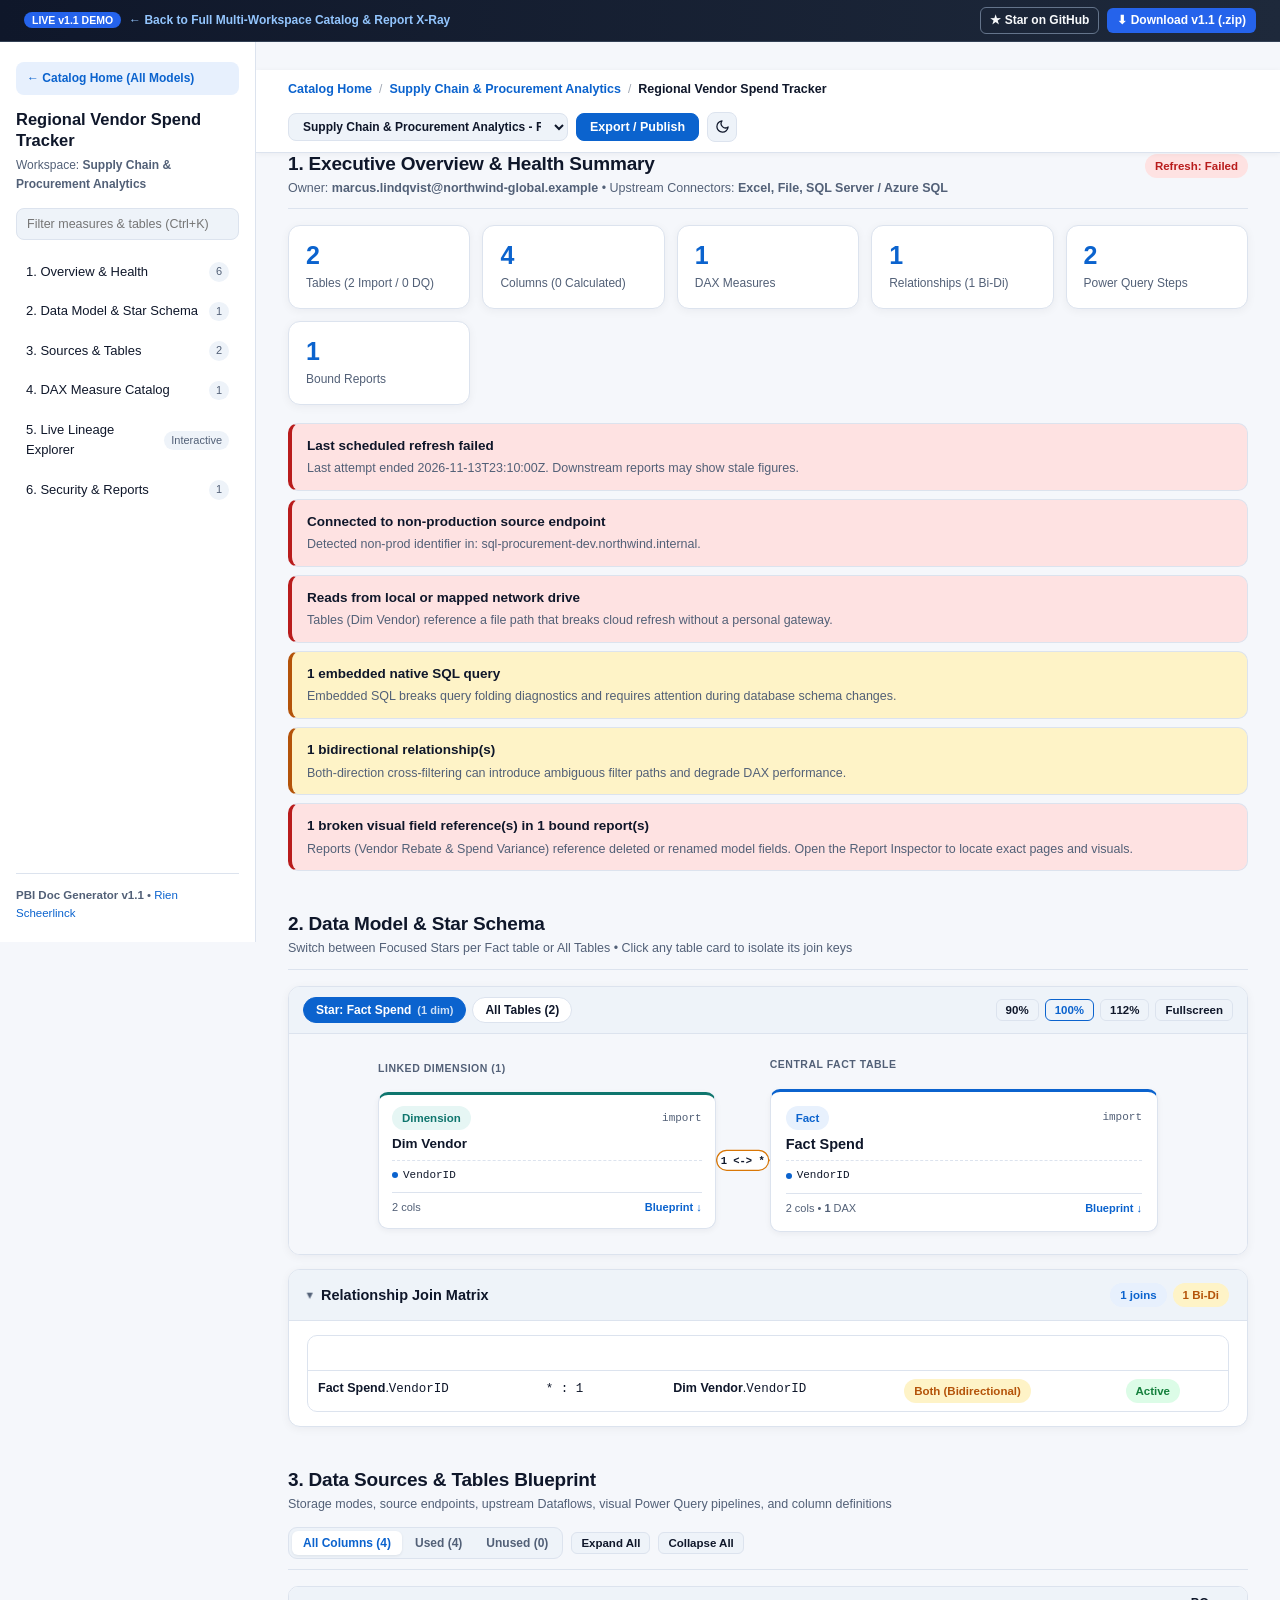
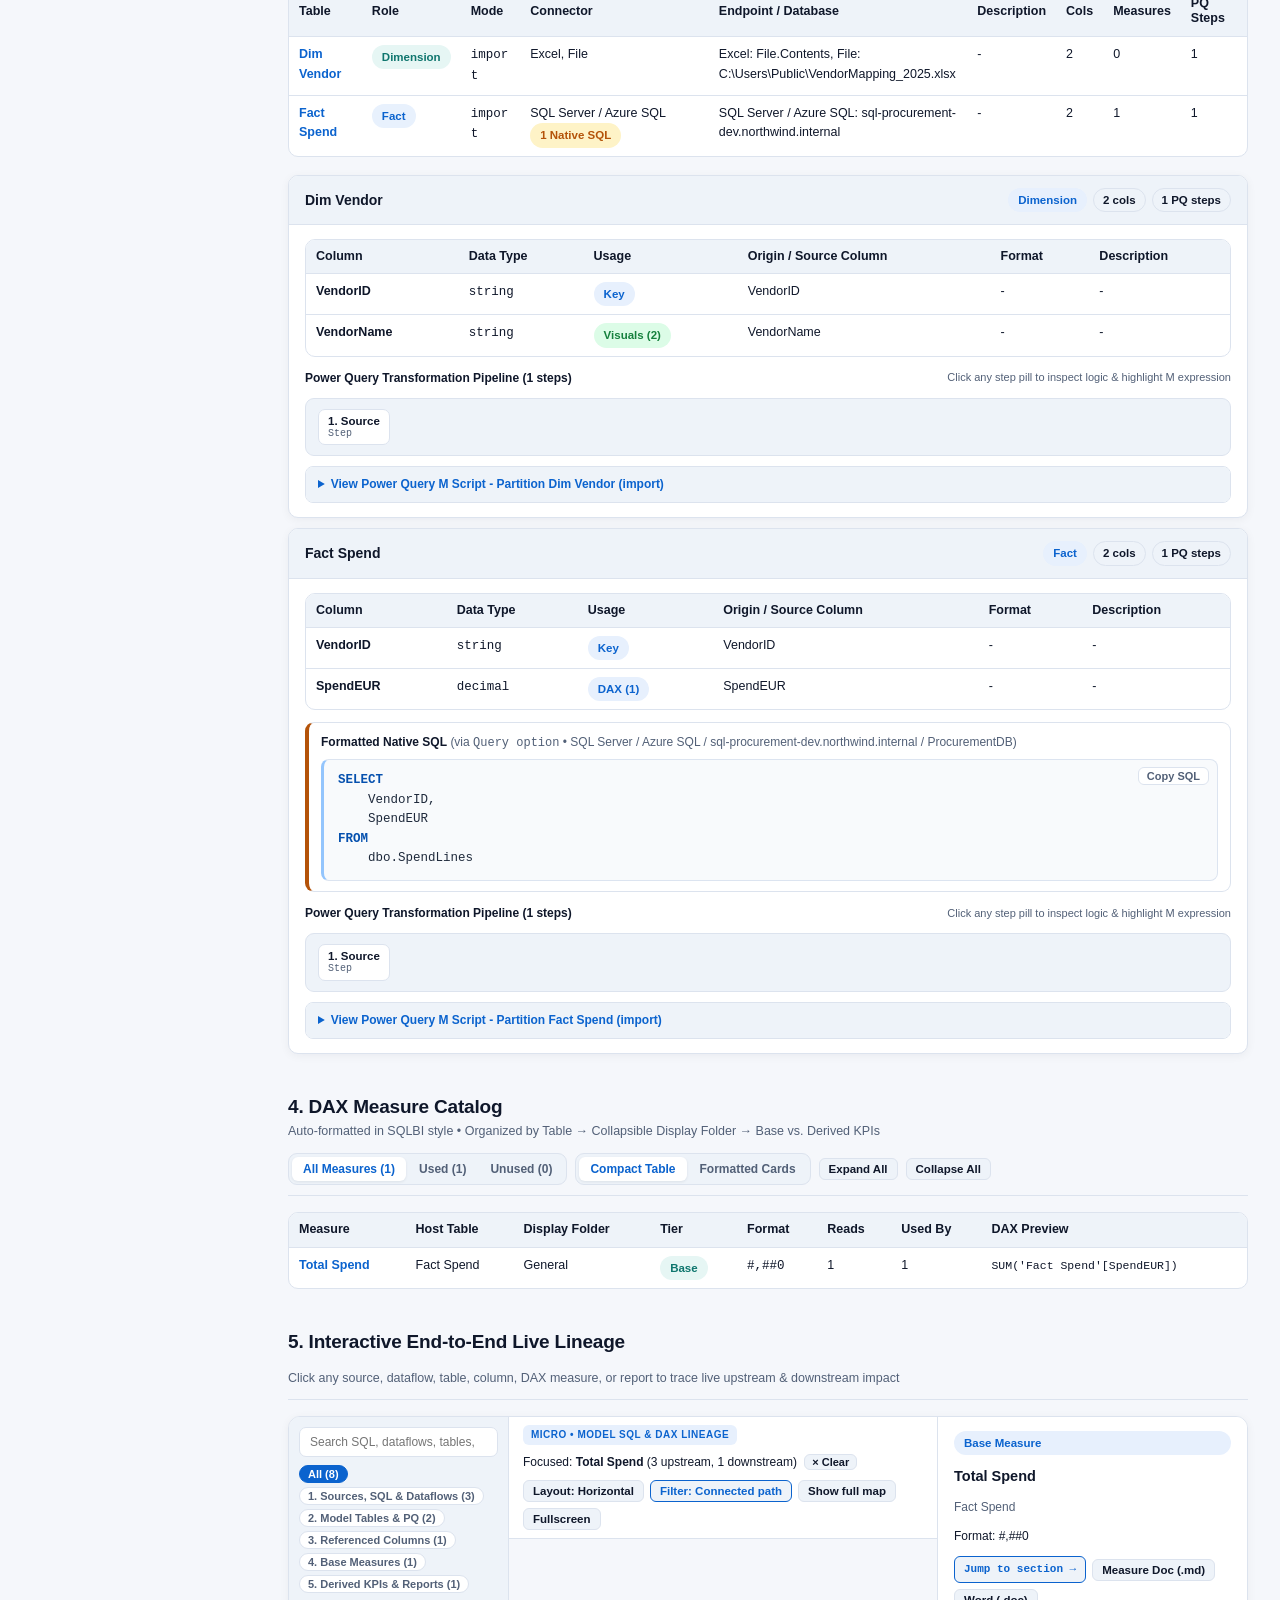
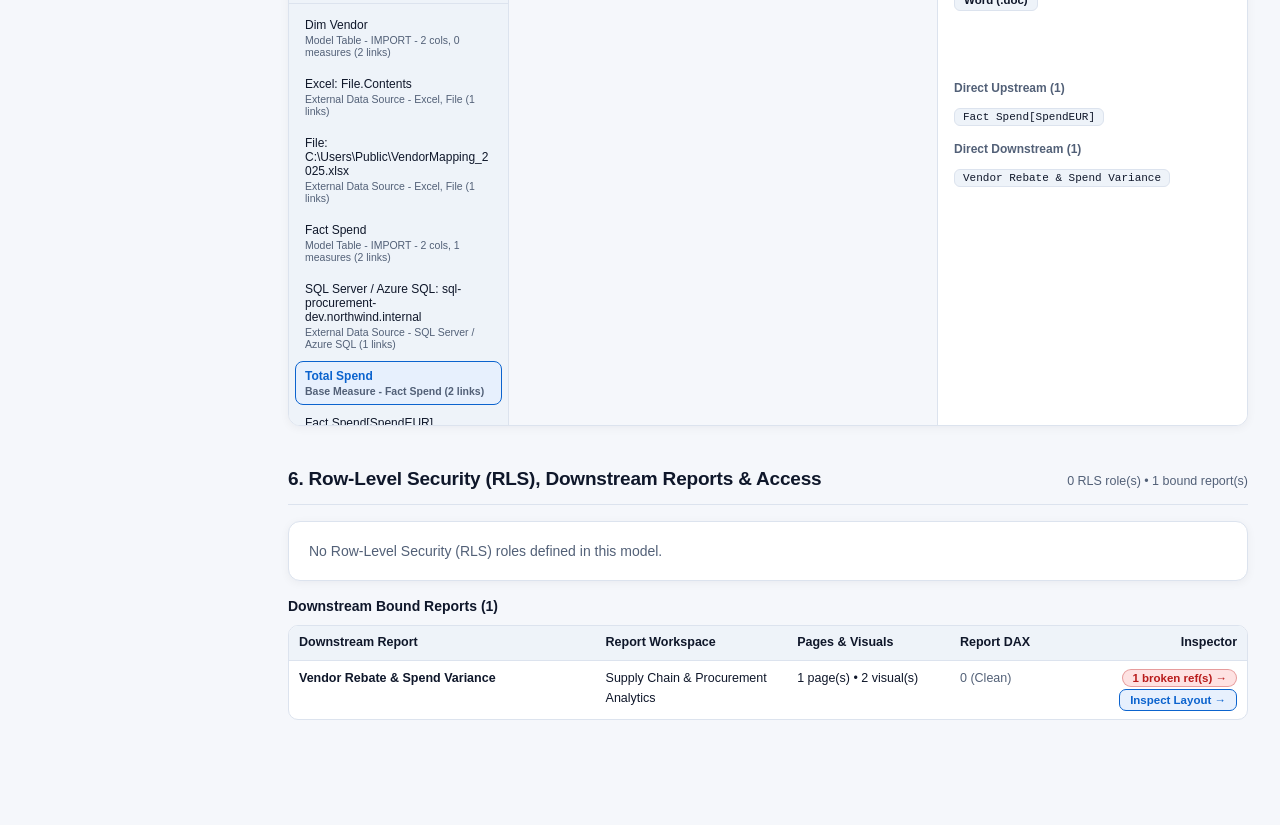
<file: docs/models/supply-chain-procurement-analytics-regional-vendor-spend-tracker.html>
<!DOCTYPE html>
<html lang="en">
<head>
  <meta charset="utf-8">
  <meta name="viewport" content="width=device-width, initial-scale=1">
  <meta name="pbi-model-slug" content="supply-chain-procurement-analytics-regional-vendor-spend-tracker">
  <meta name="pbi-model-name" content="Regional Vendor Spend Tracker">
  <meta name="pbi-model-id" content="ds-legacy">
  <meta name="pbi-model-ws" content="Supply Chain &amp; Procurement Analytics">
  <title>Regional Vendor Spend Tracker - Semantic Model Documentation</title>
  <link rel="stylesheet" href="../assets/portal.css">
  <meta name="description" content="Regional Vendor Spend Tracker - Semantic Model Documentation - Interactive Star Schema, SQLBI-formatted DAX, Power Query M, Native SQL &amp; Visual Lineage.">
  <link rel="canonical" href="https://djrien-ai.github.io/pbi-doc-generator/models/supply-chain-procurement-analytics-regional-vendor-spend-tracker.html">
  <meta property="og:type" content="website">
  <meta property="og:title" content="Regional Vendor Spend Tracker - Semantic Model Documentation">
  <meta property="og:description" content="Interactive Power BI &amp; Fabric Semantic Model Blueprint: SVG Star-Schema Explorer, DAX lineage, Power Query steps &amp; A4 PDF export.">
  <meta property="og:url" content="https://djrien-ai.github.io/pbi-doc-generator/models/supply-chain-procurement-analytics-regional-vendor-spend-tracker.html">
  <meta property="og:image" content="https://djrien-ai.github.io/pbi-doc-generator/media/v1_1_social_preview.png">
  <meta name="twitter:card" content="summary_large_image">
  <meta name="twitter:image" content="https://djrien-ai.github.io/pbi-doc-generator/media/v1_1_social_preview.png">
  <style>@media print { .demo-tour-bar { display: none !important; } }</style>
</head>
<body>
<div class="demo-tour-bar" style="background:linear-gradient(90deg,#0f172a,#1e293b);color:#f8fafc;padding:7px 24px;font-size:12px;display:flex;align-items:center;justify-content:space-between;gap:12px;flex-wrap:wrap;border-bottom:1px solid #334155">
  <div><span style="background:#2563eb;color:#fff;font-weight:700;padding:2px 8px;border-radius:999px;font-size:10.5px;margin-right:8px">LIVE v1.1 DEMO</span><a href="../index.html" style="color:#93c5fd;font-weight:600;text-decoration:none">&larr; Back to Full Multi-Workspace Catalog &amp; Report X-Ray</a></div>
  <div style="display:flex;align-items:center;gap:8px"><a href="https://github.com/djrien-ai/pbi-doc-generator" target="_blank" rel="noopener" style="color:#f8fafc;border:1px solid #64748b;border-radius:6px;padding:3px 9px;font-weight:700;text-decoration:none">&#9733; Star on GitHub</a><a href="https://github.com/djrien-ai/pbi-doc-generator/releases/latest/download/PBI_Doc_Generator_Windows_Portable.zip" title="Direct download: Windows Portable .zip (no Python required)" style="background:#2563eb;color:#fff;border-radius:6px;padding:3px 10px;font-weight:700;text-decoration:none">&#11015; Download v1.1 (.zip)</a></div>
</div>

<div class="doc-shell">
  <aside class="doc-sidebar">
    <a class="doc-back" href="../index.html">&larr; Catalog Home (All Models)</a>
    <div class="doc-brand">
      <h2>Regional Vendor Spend Tracker</h2>
      <div class="sub">Workspace: <b>Supply Chain &amp; Procurement Analytics</b></div>
    </div>
    <input type="search" class="doc-search" data-quick-search="1" id="modelQuickFilter" placeholder="Filter measures &amp; tables (Ctrl+K)">
    <ul class="toc-list">
      <li><a href="#sec-overview"><span>1. Overview &amp; Health</span><span class="toc-count">6</span></a></li>
      <li><a href="#sec-schema"><span>2. Data Model &amp; Star Schema</span><span class="toc-count">1</span></a></li>
      <li><a href="#sec-tables"><span>3. Sources &amp; Tables</span><span class="toc-count">2</span></a></li>
      <li><a href="#sec-dax"><span>4. DAX Measure Catalog</span><span class="toc-count">1</span></a></li>
      <li><a href="#sec-lineage"><span>5. Live Lineage Explorer</span><span class="toc-count">Interactive</span></a></li>
      <li><a href="#sec-security"><span>6. Security &amp; Reports</span><span class="toc-count">1</span></a></li>
    </ul>
    <div style="margin-top:auto;padding-top:12px;border-top:1px solid var(--border);display:flex;justify-content:space-between;align-items:center;font-size:11.5px;color:var(--fg-muted)">
      <span><a href="https://github.com/djrien-ai/pbi-doc-generator" target="_blank" rel="noopener" style="color:inherit;text-decoration:none;font-weight:600">PBI Doc Generator v1.1</a> &bull; <a href="https://www.linkedin.com/in/rienscheerlinck/" target="_blank" rel="noopener" style="color:var(--accent);text-decoration:none">Rien Scheerlinck</a></span>
    </div>
  </aside>

  <main class="doc-main">
    <div class="print-only-doc-banner">
      <div>
        <div style="font-size:9.5px;font-weight:700;text-transform:uppercase;letter-spacing:0.06em;color:#0b63ce;margin-bottom:2px">Power BI Semantic Model Blueprint</div>
        <div style="font-size:19px;font-weight:800;color:#0f172a;line-height:1.2">Regional Vendor Spend Tracker</div>
        <div style="font-size:11px;color:#475569;margin-top:3px">Workspace: <b>Supply Chain &amp; Procurement Analytics</b> &bull; Owner: <b>marcus.lindqvist@northwind-global.example</b></div>
      </div>
      <div style="text-align:right;font-size:10.5px;color:#475569;white-space:nowrap">
        <div><b>2</b> Tables &bull; <b>1</b> Measures &bull; <b>1</b> Rels</div>
        <div style="margin-top:2px">PBI Doc Generator v1.1</div>
      </div>
    </div>
    <div class="doc-topbar">
      <nav class="doc-crumbs" aria-label="Breadcrumb">
        <a href="../index.html">Catalog Home</a>
        <span class="crumb-sep">/</span>
        <a href="../index.html?ws=Supply%20Chain%20%26%20Procurement%20Analytics">Supply Chain &amp; Procurement Analytics</a>
        <span class="crumb-sep">/</span>
        <span class="crumb-current" title="Regional Vendor Spend Tracker">Regional Vendor Spend Tracker</span>
      </nav>
      <div class="doc-topbar-actions">
        <a class="lin-btn studio-only-link" href="/" style="display:none;text-decoration:none">&larr; 1. Scanner &amp; Setup</a>
        <select class="model-switcher-select" aria-label="Switch semantic model"><option value="corporate-finance-fp-a-group-working-capital-margin.html">Corporate Finance &amp; FP&amp;A - Group Working Capital &amp; Margin</option><option value="enterprise-core-semantic-models-global-supply-chain-otif-core.html">Enterprise Core Semantic Models - Global Supply Chain &amp; OTIF Core</option><option value="supply-chain-procurement-analytics-regional-vendor-spend-tracker.html" selected>Supply Chain &amp; Procurement Analytics - Regional Vendor Spend Tracker</option></select>
        <button type="button" class="publish-top-btn" data-open-publish-modal="model" title="Export PDF, standalone HTML, SharePoint page, or Data Dictionary for this model">Export / Publish</button>
        <button type="button" class="theme-icon-btn surface-btn" data-toggle-theme="1" title="Toggle Light / Dark theme" aria-label="Toggle Light / Dark theme">
          <svg class="icon-moon" width="15" height="15" viewBox="0 0 24 24" fill="none" stroke="currentColor" stroke-width="2" stroke-linecap="round" stroke-linejoin="round"><path d="M21 12.79A9 9 0 1 1 11.21 3 7 7 0 0 0 21 12.79z"/></svg>
          <svg class="icon-sun" width="15" height="15" viewBox="0 0 24 24" fill="none" stroke="currentColor" stroke-width="2" stroke-linecap="round" stroke-linejoin="round"><circle cx="12" cy="12" r="5"/><line x1="12" y1="1" x2="12" y2="3"/><line x1="12" y1="21" x2="12" y2="23"/><line x1="4.22" y1="4.22" x2="5.64" y2="5.64"/><line x1="18.36" y1="18.36" x2="19.78" y2="19.78"/><line x1="1" y1="12" x2="3" y2="12"/><line x1="21" y1="12" x2="23" y2="12"/><line x1="4.22" y1="19.78" x2="5.64" y2="18.36"/><line x1="18.36" y1="5.64" x2="19.78" y2="4.22"/></svg>
        </button>
      </div>
    </div>

    <section class="section" id="sec-overview">
      <div class="section-header">
        <div>
          <h2>1. Executive Overview &amp; Health Summary</h2>
          <div class="hint">Owner: <b>marcus.lindqvist@northwind-global.example</b> &bull; Upstream Connectors: <b>Excel, File, SQL Server / Azure SQL</b></div>
        </div>
        <span class="badge badge-bad">Refresh: Failed</span>
      </div>

      <div class="kpi-grid">
        <div class="kpi-card"><div class="val">2</div><div class="lbl">Tables (2 Import / 0 DQ)</div></div>
        <div class="kpi-card"><div class="val">4</div><div class="lbl">Columns (0 Calculated)</div></div>
        <div class="kpi-card"><div class="val">1</div><div class="lbl">DAX Measures</div></div>
        <div class="kpi-card"><div class="val">1</div><div class="lbl">Relationships (1 Bi-Di)</div></div>
        <div class="kpi-card"><div class="val">2</div><div class="lbl">Power Query Steps</div></div>
        <div class="kpi-card"><div class="val">1</div><div class="lbl">Bound Reports</div></div>
      </div>

      <div class="finding-list"><div class="finding bad"><div><strong>Last scheduled refresh failed</strong><span>Last attempt ended 2026-11-13T23:10:00Z. Downstream reports may show stale figures.</span></div></div><div class="finding bad"><div><strong>Connected to non-production source endpoint</strong><span>Detected non-prod identifier in: sql-procurement-dev.northwind.internal.</span></div></div><div class="finding bad"><div><strong>Reads from local or mapped network drive</strong><span>Tables (Dim Vendor) reference a file path that breaks cloud refresh without a personal gateway.</span></div></div><div class="finding warn"><div><strong>1 embedded native SQL query</strong><span>Embedded SQL breaks query folding diagnostics and requires attention during database schema changes.</span></div></div><div class="finding warn"><div><strong>1 bidirectional relationship(s)</strong><span>Both-direction cross-filtering can introduce ambiguous filter paths and degrade DAX performance.</span></div></div><div class="finding bad"><div><strong>1 broken visual field reference(s) in 1 bound report(s)</strong><span>Reports (Vendor Rebate &amp; Spend Variance) reference deleted or renamed model fields. Open the Report Inspector to locate exact pages and visuals.</span></div></div></div>
    </section>

    <section class="section" id="sec-schema">
      <div class="section-header">
        <div>
          <h2>2. Data Model &amp; Star Schema</h2>
          <div class="hint">Switch between Focused Stars per Fact table or All Tables &bull; Click any table card to isolate its join keys</div>
        </div>
      </div>
      <div class="star-shell" data-star-id="starSchemaData"></div>
      <script type="application/json" id="starSchemaData">{"facts": ["Fact Spend"], "tables": [{"name": "Dim Vendor", "role": "Dimension", "mode": "import", "columns": 2, "measures": 0, "anchor": "t-dim-vendor"}, {"name": "Fact Spend", "role": "Fact", "mode": "import", "columns": 2, "measures": 1, "anchor": "t-fact-spend"}], "relationships": [{"name": "r_bi", "from_table": "Fact Spend", "from_column": "VendorID", "to_table": "Dim Vendor", "to_column": "VendorID", "cardinality": "many-to-one", "bidirectional": true, "active": true}]}</script>
      <details class="section-accordion" style="margin-top:14px" open><summary><span class="acc-title"><span class="acc-chev">&#9656;</span> Relationship Join Matrix</span><span style="display:flex;gap:6px;align-items:center"><span class="badge badge-accent">1 joins</span><span class="badge badge-warn">1 Bi-Di</span></span></summary><div class="accordion-body"><div class="table-scroll sticky-table-scroll"><table class="data-table"><thead><tr><th>Many / Fact Side</th><th>Cardinality</th><th>One / Dimension Side</th><th>Filter Direction</th><th>State</th></tr></thead><tbody><tr><td><b>Fact Spend</b>.<code>VendorID</code></td><td><code>* : 1</code></td><td><b>Dim Vendor</b>.<code>VendorID</code></td><td><span class='badge badge-warn'>Both (Bidirectional)</span></td><td><span class='badge badge-ok'>Active</span></td></tr></tbody></table></div></div></details>
    </section>

    <section class="section" id="sec-tables">
      <div class="section-header">
        <div>
          <h2>3. Data Sources &amp; Tables Blueprint</h2>
          <div class="hint">Storage modes, source endpoints, upstream Dataflows, visual Power Query pipelines, and column definitions</div>
        </div>
        <div style="display:flex;gap:8px;align-items:center;flex-wrap:wrap"><div class="view-toggle" role="group" aria-label="Filter columns by model and report usage"><button type="button" class="view-btn active" data-col-usage="all">All Columns (4)</button><button type="button" class="view-btn" data-col-usage="used">Used (4)</button><button type="button" class="view-btn" data-col-usage="unused" title="Columns with zero references in model internals or scanned reports">Unused (0)</button></div><button type="button" class="lin-btn" data-details-toggle="tablesBlueprintContainer" data-open="1">Expand All</button><button type="button" class="lin-btn" data-details-toggle="tablesBlueprintContainer" data-open="0">Collapse All</button></div>
      </div>
      <div class="usage-scope-note" id="colUnusedScopeNote" role="status"><svg width="14" height="14" viewBox="0 0 24 24" fill="none" stroke="currentColor" stroke-width="2" stroke-linecap="round" stroke-linejoin="round" aria-hidden="true"><circle cx="12" cy="12" r="10"/><line x1="12" y1="16" x2="12" y2="12"/><line x1="12" y1="8" x2="12.01" y2="8"/></svg><div><b>Static scan scope:</b> Unreferenced across model relationships, DAX, SortBy, hierarchies, field parameters, RLS, refresh policies, and <b>1 scanned bound report</b>. Before deleting, verify no unscanned workspaces, Personal Workspaces, Analyze in Excel, Paginated Reports, or composite models use these columns.</div></div>
      
      <div class="table-scroll" style="margin-bottom:18px">
        <table class="data-table">
          <thead>
            <tr><th>Table</th><th>Role</th><th>Mode</th><th>Connector</th><th>Endpoint / Database</th><th>Description</th><th>Cols</th><th>Measures</th><th>PQ Steps</th></tr>
          </thead>
          <tbody><tr><td><a href="#t-dim-vendor"><b>Dim Vendor</b></a></td><td><span class="badge badge-dim">Dimension</span></td><td><code>import</code></td><td>Excel, File</td><td>Excel: File.Contents, File: C:\Users\Public\VendorMapping_2025.xlsx</td><td>-</td><td>2</td><td>0</td><td>1</td></tr><tr><td><a href="#t-fact-spend"><b>Fact Spend</b></a></td><td><span class="badge badge-fact">Fact</span></td><td><code>import</code></td><td>SQL Server / Azure SQL <span class="badge badge-warn">1 Native SQL</span></td><td>SQL Server / Azure SQL: sql-procurement-dev.northwind.internal</td><td>-</td><td>2</td><td>1</td><td>1</td></tr></tbody>
        </table>
      </div>
      <div id="tablesBlueprintContainer"><details class="table-blueprint" id="t-dim-vendor" open data-searchable="dim vendor  vendorid vendorname"><summary><span>Dim Vendor</span><div class="model-meta"><span class="badge badge-accent">Dimension</span><span class="badge">2 cols</span><span class="badge">1 PQ steps</span></div></summary><div class="blueprint-body"><div class="table-scroll"><table class="data-table"><thead><tr><th>Column</th><th>Data Type</th><th>Usage</th><th>Origin / Source Column</th><th>Format</th><th>Description</th></tr></thead><tbody><tr data-column-usage="used"><td><b>VendorID</b></td><td><code>string</code></td><td><div style="display:flex;gap:4px;flex-wrap:wrap"><span class="badge badge-accent">Key</span></div></td><td>VendorID</td><td>-</td><td>-</td></tr><tr data-column-usage="used"><td><b>VendorName</b></td><td><code>string</code></td><td><div style="display:flex;gap:4px;flex-wrap:wrap"><span class="badge badge-ok">Visuals (2)</span></div></td><td>VendorName</td><td>-</td><td>-</td></tr></tbody></table></div><div class="pq-interactive-wrap" id="pqblk-12"><div style="margin-top:12px;display:flex;justify-content:space-between;align-items:center;gap:8px;flex-wrap:wrap"><span style="font-size:12px;font-weight:650">Power Query Transformation Pipeline (1 steps)</span><span style="font-size:11px;color:var(--fg-muted)">Click any step pill to inspect logic &amp; highlight M expression</span></div><div class="pq-pipeline"><button type="button" class="pq-step pq-step-btn" data-pq-step="0" title="Connect to Excel.Workbook (C:\Users\Public\VendorMapping_2025.xlsx) (Click to inspect &amp; highlight M code)"><b>1. Source</b><small>Step</small></button></div><div class="pq-step-inspector" style="display:none"></div><details class="m-script-toggle"><summary>View Power Query M Script - Partition Dim Vendor (import)</summary><div style="padding:8px 10px"><div class="code-block"><button type="button" class="copy-btn" data-copy="1">Copy M</button><pre class="pq-m-pre"><span class="kw">let</span>
    Source = <span class="fn">Excel.Workbook</span>(<span class="fn">File.Contents</span>(<span class="str">&quot;C:\Users\Public\VendorMapping_2025.xlsx&quot;</span>))
<span class="kw">in</span>
    Source</pre></div></div></details><script type="application/json" class="pq-meta-json">{"raw": "let\n    Source = Excel.Workbook(File.Contents(\"C:\\Users\\Public\\VendorMapping_2025.xlsx\"))\nin\n    Source", "steps": [{"index": 1, "name": "Source", "op": "Step", "summary": "Connect to Excel.Workbook (C:\\Users\\Public\\VendorMapping_2025.xlsx)", "details": [], "start": 8, "end": 89}]}</script></div></div></details><details class="table-blueprint" id="t-fact-spend" open data-searchable="fact spend  vendorid spendeur"><summary><span>Fact Spend</span><div class="model-meta"><span class="badge badge-accent">Fact</span><span class="badge">2 cols</span><span class="badge">1 PQ steps</span></div></summary><div class="blueprint-body"><div class="table-scroll"><table class="data-table"><thead><tr><th>Column</th><th>Data Type</th><th>Usage</th><th>Origin / Source Column</th><th>Format</th><th>Description</th></tr></thead><tbody><tr data-column-usage="used"><td><b>VendorID</b></td><td><code>string</code></td><td><div style="display:flex;gap:4px;flex-wrap:wrap"><span class="badge badge-accent">Key</span></div></td><td>VendorID</td><td>-</td><td>-</td></tr><tr data-column-usage="used"><td><b>SpendEUR</b></td><td><code>decimal</code></td><td><div style="display:flex;gap:4px;flex-wrap:wrap"><span class="badge badge-accent">DAX (1)</span></div></td><td>SpendEUR</td><td>-</td><td>-</td></tr></tbody></table></div><div class="sql-callout"><div class="sql-callout-hdr"><span><b>Formatted Native SQL</b> <span style="font-weight:400;color:var(--fg-muted)">(via <code>Query option</code> &bull; SQL Server / Azure SQL / sql-procurement-dev.northwind.internal / ProcurementDB)</span></span></div><div class="code-block" style="margin:0"><button type="button" class="copy-btn" data-copy="1">Copy SQL</button><pre><span class="kw">SELECT</span>
    VendorID,
    SpendEUR
<span class="kw">FROM</span>
    dbo.SpendLines</pre></div></div><div class="pq-interactive-wrap" id="pqblk-13"><div style="margin-top:12px;display:flex;justify-content:space-between;align-items:center;gap:8px;flex-wrap:wrap"><span style="font-size:12px;font-weight:650">Power Query Transformation Pipeline (1 steps)</span><span style="font-size:11px;color:var(--fg-muted)">Click any step pill to inspect logic &amp; highlight M expression</span></div><div class="pq-pipeline"><button type="button" class="pq-step pq-step-btn" data-pq-step="0" title="Connect to Sql.Database and run a native SQL query (see Native SQL) (Click to inspect &amp; highlight M code)"><b>1. Source</b><small>Step</small></button></div><div class="pq-step-inspector" style="display:none"></div><details class="m-script-toggle"><summary>View Power Query M Script - Partition Fact Spend (import)</summary><div style="padding:8px 10px"><div class="code-block"><button type="button" class="copy-btn" data-copy="1">Copy M</button><pre class="pq-m-pre"><span class="kw">let</span>
    Source = <span class="fn">Sql.Database</span>(<span class="str">&quot;sql-procurement-dev.northwind.internal&quot;</span>, <span class="str">&quot;ProcurementDB&quot;</span>, [Query=<span class="str">&quot;SELECT VendorID, SpendEUR FROM dbo.SpendLines&quot;</span>])
<span class="kw">in</span>
    Source</pre></div></div></details><script type="application/json" class="pq-meta-json">{"raw": "let\n    Source = Sql.Database(\"sql-procurement-dev.northwind.internal\", \"ProcurementDB\", [Query=\"SELECT VendorID, SpendEUR FROM dbo.SpendLines\"])\nin\n    Source", "steps": [{"index": 1, "name": "Source", "op": "Step", "summary": "Connect to Sql.Database and run a native SQL query (see Native SQL)", "details": [], "start": 8, "end": 145}]}</script></div></div></details></div>
      
    </section>

    <section class="section" id="sec-dax">
      <div class="section-header">
        <div>
          <h2>4. DAX Measure Catalog</h2>
          <div class="hint">Auto-formatted in SQLBI style &bull; Organized by Table &rarr; Collapsible Display Folder &rarr; Base vs. Derived KPIs</div>
        </div>
        <div style="display:flex;gap:8px;align-items:center;flex-wrap:wrap"><div class="view-toggle" role="group" aria-label="Filter measures by model and report usage"><button type="button" class="view-btn active" data-dax-usage="all">All Measures (1)</button><button type="button" class="view-btn" data-dax-usage="used">Used (1)</button><button type="button" class="view-btn" data-dax-usage="unused" title="Measures unreferenced across model expressions, scanned reports, and downstream used measures">Unused (0)</button></div><div class="view-toggle"><button type="button" class="view-btn active" data-dax-view="list">Compact Table</button><button type="button" class="view-btn" data-dax-view="cards">Formatted Cards</button></div><button type="button" class="lin-btn" data-details-toggle="daxCardsContainer" data-open="1">Expand All</button><button type="button" class="lin-btn" data-details-toggle="daxCardsContainer" data-open="0">Collapse All</button></div>
      </div>
      <div class="usage-scope-note" id="daxUnusedScopeNote" role="status"><svg width="14" height="14" viewBox="0 0 24 24" fill="none" stroke="currentColor" stroke-width="2" stroke-linecap="round" stroke-linejoin="round" aria-hidden="true"><circle cx="12" cy="12" r="10"/><line x1="12" y1="16" x2="12" y2="12"/><line x1="12" y1="8" x2="12.01" y2="8"/></svg><div><b>Static scan scope:</b> Unreferenced across model expressions, visual projections, filters, report-level DAX, and upstream measure chains in <b>1 scanned bound report</b>. Before deleting, verify no unscanned workspaces, Personal Workspaces, Analyze in Excel, or Paginated Reports reference these measures.</div></div>
      <div id="daxListContainer"><div class="table-scroll"><table class="data-table"><thead><tr><th>Measure</th><th>Host Table</th><th>Display Folder</th><th>Tier</th><th>Format</th><th>Reads</th><th>Used By</th><th>DAX Preview</th></tr></thead><tbody><tr data-measure-usage="used" data-searchable="total spend fact spend  sum(&#x27;fact spend&#x27;[spendeur])"><td><a href="#m-fact-spend-total-spend"><b>Total Spend</b></a></td><td>Fact Spend</td><td>General</td><td><span class='badge badge-dim'>Base</span></td><td><code>#,##0</code></td><td>1</td><td>1</td><td><code style='font-size:11.5px'>SUM(&#x27;Fact Spend&#x27;[SpendEUR])</code></td></tr></tbody></table></div></div><div id="daxCardsContainer" style="display:none"><details class="dax-table-group" open><summary><span>Measure Host Table: Fact Spend</span><span class="badge badge-accent">1 measures</span></summary><details class="dax-folder-details" open><summary><span>Display Folder: General Measures</span><span class="badge">1 measure</span></summary><div class="dax-folder-body"><div class="dax-tier-label">Tier 1: Base Aggregations (1)</div><div class="measure-grid"><div class="measure-card" id="m-fact-spend-total-spend" data-measure-usage="used" data-searchable="total spend  sum(&#x27;fact spend&#x27;[spendeur])"><div class="measure-head"><span class="measure-name">Total Spend</span><div class="model-meta"><span class="badge badge-dim">Base Measure</span><span class="badge">Format: #,##0</span></div></div><div class="code-block"><button type="button" class="copy-btn" data-copy="1">Copy DAX</button><pre><span class="kw">SUM</span>(&#x27;Fact Spend&#x27;[SpendEUR])</pre></div><div class="dep-row"><span>Reads:</span><a class="dep-chip" href="#t-fact-spend">Fact Spend[SpendEUR]</a></div><div class="dep-row"><span>Reports:</span><button type="button" class="dep-chip xray-chip" data-open-xray="rep:r-4" title="Click to inspect report layout">Vendor Rebate &amp; Spend Variance (1 vis)</button></div><div class="measure-actions-row"><button type="button" class="lin-btn" data-trace-e2e="m:ds-legacy:Fact Spend[Total Spend]">Trace to SQL &rarr;</button><button type="button" class="lin-btn" data-export-measure-md="m:ds-legacy:Fact Spend[Total Spend]">Measure Doc (.md)</button><button type="button" class="lin-btn" data-export-measure-doc="m:ds-legacy:Fact Spend[Total Spend]">Word (.doc)</button></div></div></div></div></details></details></div>
    </section>

    <section class="section" id="sec-lineage">
      <div class="section-header">
        <h2>5. Interactive End-to-End Live Lineage</h2>
        <span class="hint">Click any source, dataflow, table, column, DAX measure, or report to trace live upstream &amp; downstream impact</span>
      </div>
      <div class="lineage-app" data-lineage-id="modelLineageData"></div>
      <script type="application/json" id="modelLineageData">{"layers": [{"id": "source", "label": "1. Sources, SQL & Dataflows"}, {"id": "table", "label": "2. Model Tables & PQ"}, {"id": "column", "label": "3. Referenced Columns"}, {"id": "base_measure", "label": "4. Base Measures"}, {"id": "kpi_measure", "label": "5. Derived KPIs & Reports"}], "nodes": [{"id": "tbl:Dim Vendor", "label": "Dim Vendor", "layer": "table", "layerLabel": "Model Table", "sub": "IMPORT - 2 cols, 0 measures", "detail": "Power Query steps: 1", "href": "#t-dim-vendor", "hrefLabel": "Jump to section", "code": "", "sqlCode": "", "stepsSummary": [{"name": "Source", "summary": "Connect to Excel.Workbook (C:\\Users\\Public\\VendorMapping_2025.xlsx)"}], "xrayId": "", "xrayLabel": "", "e2eId": "t:ds-legacy:Dim Vendor", "e2eMeasureId": ""}, {"id": "src:Excel: File.Contents", "label": "Excel: File.Contents", "layer": "source", "layerLabel": "External Data Source", "sub": "Excel, File", "detail": "Upstream connection or Native SQL endpoint read by Power Query / Direct Lake.", "href": "", "hrefLabel": "Jump to section", "code": "", "sqlCode": "", "stepsSummary": [], "xrayId": "", "xrayLabel": "", "e2eId": "", "e2eMeasureId": ""}, {"id": "src:File: C:\\Users\\Public\\VendorMapping_2025.xlsx", "label": "File: C:\\Users\\Public\\VendorMapping_2025.xlsx", "layer": "source", "layerLabel": "External Data Source", "sub": "Excel, File", "detail": "Upstream connection or Native SQL endpoint read by Power Query / Direct Lake.", "href": "", "hrefLabel": "Jump to section", "code": "", "sqlCode": "", "stepsSummary": [], "xrayId": "", "xrayLabel": "", "e2eId": "", "e2eMeasureId": ""}, {"id": "tbl:Fact Spend", "label": "Fact Spend", "layer": "table", "layerLabel": "Model Table", "sub": "IMPORT - 2 cols, 1 measures", "detail": "Power Query steps: 1", "href": "#t-fact-spend", "hrefLabel": "Jump to section", "code": "", "sqlCode": "SELECT\n    VendorID,\n    SpendEUR\nFROM\n    dbo.SpendLines", "stepsSummary": [{"name": "Source", "summary": "Connect to Sql.Database and run a native SQL query (see Native SQL)"}], "xrayId": "", "xrayLabel": "", "e2eId": "t:ds-legacy:Fact Spend", "e2eMeasureId": ""}, {"id": "src:SQL Server / Azure SQL: sql-procurement-dev.northwind.internal", "label": "SQL Server / Azure SQL: sql-procurement-dev.northwind.internal", "layer": "source", "layerLabel": "External Data Source", "sub": "SQL Server / Azure SQL", "detail": "Upstream connection or Native SQL endpoint read by Power Query / Direct Lake.", "href": "", "hrefLabel": "Jump to section", "code": "", "sqlCode": "SELECT\n    VendorID,\n    SpendEUR\nFROM\n    dbo.SpendLines", "stepsSummary": [], "xrayId": "", "xrayLabel": "", "e2eId": "", "e2eMeasureId": ""}, {"id": "meas:Fact Spend[Total Spend]", "label": "Total Spend", "layer": "base_measure", "layerLabel": "Base Measure", "sub": "Fact Spend", "detail": "Format: #,##0", "href": "#m-fact-spend-total-spend", "hrefLabel": "Jump to section", "code": "SUM('Fact Spend'[SpendEUR])", "sqlCode": "", "stepsSummary": [], "xrayId": "", "xrayLabel": "", "e2eId": "m:ds-legacy:Fact Spend[Total Spend]", "e2eMeasureId": "m:ds-legacy:Fact Spend[Total Spend]"}, {"id": "col:Fact Spend[SpendEUR]", "label": "Fact Spend[SpendEUR]", "layer": "column", "layerLabel": "Table Column", "sub": "Table: Fact Spend", "detail": "", "href": "#t-fact-spend", "hrefLabel": "Jump to section", "code": "", "sqlCode": "", "stepsSummary": [], "xrayId": "", "xrayLabel": "", "e2eId": "c:ds-legacy:Fact Spend[SpendEUR]", "e2eMeasureId": ""}, {"id": "rep:r-4", "label": "Vendor Rebate & Spend Variance", "layer": "kpi_measure", "layerLabel": "Power BI Report", "sub": "Workspace: Supply Chain & Procurement Analytics", "detail": "1 page(s), 2 visual(s) bound to this semantic model.", "href": "", "hrefLabel": "Jump to section", "code": "", "sqlCode": "", "stepsSummary": [], "xrayId": "rep:r-4", "xrayLabel": "Inspect Report Layout", "e2eId": "", "e2eMeasureId": ""}], "edges": [{"from": "src:Excel: File.Contents", "to": "tbl:Dim Vendor"}, {"from": "src:File: C:\\Users\\Public\\VendorMapping_2025.xlsx", "to": "tbl:Dim Vendor"}, {"from": "src:SQL Server / Azure SQL: sql-procurement-dev.northwind.internal", "to": "tbl:Fact Spend"}, {"from": "tbl:Fact Spend", "to": "col:Fact Spend[SpendEUR]"}, {"from": "col:Fact Spend[SpendEUR]", "to": "meas:Fact Spend[Total Spend]"}, {"from": "meas:Fact Spend[Total Spend]", "to": "rep:r-4"}], "defaultFocus": "meas:Fact Spend[Total Spend]"}</script>
    </section>

    <section class="section" id="sec-security">
      <div class="section-header">
        <h2>6. Row-Level Security (RLS), Downstream Reports &amp; Access</h2>
        <span class="hint">0 RLS role(s) &bull; 1 bound report(s)</span>
      </div>
      <div class="card"><p style="margin:0;color:var(--fg-muted)">No Row-Level Security (RLS) roles defined in this model.</p></div>
      <div style="margin:14px 0 8px 0"><b>Downstream Bound Reports (1)</b></div><div class="table-scroll"><table class="data-table fixed-table"><colgroup><col style="width:32%"><col style="width:20%"><col style="width:17%"><col style="width:13%"><col style="width:18%"></colgroup><thead><tr><th>Downstream Report</th><th>Report Workspace</th><th>Pages &amp; Visuals</th><th>Report DAX</th><th style='text-align:right'>Inspector</th></tr></thead><tbody id="boundReportsBody"><tr data-report-row="vendor rebate &amp; spend variance supply chain &amp; procurement analytics broken "><td><b>Vendor Rebate &amp; Spend Variance</b></td><td>Supply Chain &amp; Procurement Analytics</td><td>1 page(s) &bull; 2 visual(s)</td><td><span style="color:var(--fg-muted)">0 (Clean)</span></td><td style="text-align:right"><button type="button" class="badge-bad-btn" data-open-xray="rep:r-4" data-xray-jump-broken="0" title="Jump directly to broken visual field">1 broken ref(s) &rarr;</button> <button type="button" class="xray-trigger-btn" data-open-xray="rep:r-4">Inspect Layout &rarr;</button></td></tr></tbody></table></div>
      
    </section>
  </main>
</div>

<script type="application/json" id="xrayRegistryData">{"items": {"rep:r-4": {"kind": "report", "id": "r-4", "name": "Vendor Rebate & Spend Variance", "workspace": "Supply Chain & Procurement Analytics", "model_name": "Regional Vendor Spend Tracker", "model_workspace": "Supply Chain & Procurement Analytics", "cross_workspace": false, "broken_count": 1, "broken_refs": [{"page": "Vendor Spend & Rebates", "visual": "Rebate Accrual Breakdown (Broken Field Example)", "ref": "Fact Spend[DeletedRebateColumn]"}], "report_measures_count": 0, "report_filters": [], "pages": [{"name": "Vendor Spend & Rebates", "hidden": false, "width": 1280, "height": 720, "filters": [], "visuals": [{"title": "Spend by Vendor", "type": "clusteredBarChart", "type_label": "Clustered Bar Chart", "decorative": false, "hidden": false, "parent": "", "z": 0, "x": 24, "y": 24, "width": 600, "height": 660, "fields": [{"role": "Category", "display": "VendorName", "property": "VendorName", "ref": "Dim Vendor[VendorName]", "broken": false, "is_report_measure": false, "anchor_href": "#t-dim-vendor", "e2e_id": "t:ds-legacy:Dim Vendor"}, {"role": "Y", "display": "Total Spend", "property": "Total Spend", "ref": "Fact Spend[Total Spend]", "broken": false, "is_report_measure": false, "anchor_href": "#m-fact-spend-total-spend", "e2e_id": "m:ds-legacy:Fact Spend[Total Spend]"}], "filters": [], "broken_refs": []}, {"title": "Rebate Accrual Breakdown (Broken Field Example)", "type": "tableEx", "type_label": "Table", "decorative": false, "hidden": false, "parent": "", "z": 0, "x": 648, "y": 24, "width": 608, "height": 660, "fields": [{"role": "Values", "display": "VendorName", "property": "VendorName", "ref": "Dim Vendor[VendorName]", "broken": false, "is_report_measure": false, "anchor_href": "#t-dim-vendor", "e2e_id": "t:ds-legacy:Dim Vendor"}, {"role": "Values", "display": "DeletedRebateColumn", "property": "DeletedRebateColumn", "ref": "Fact Spend[DeletedRebateColumn]", "broken": true, "is_report_measure": false, "anchor_href": "", "e2e_id": ""}], "filters": [], "broken_refs": ["Fact Spend[DeletedRebateColumn]"]}]}], "report_measures_html": ""}}, "reportOrder": ["rep:r-4"]}</script>
<script src="../assets/e2e_graph.js"></script>
<script src="../assets/portal_common.js"></script>
<script src="../assets/star_schema_widget.js"></script>
<script src="../assets/lineage_widget.js"></script>
<script src="../assets/xray_drawer.js"></script>
<script>
(function () {
  var input = document.getElementById("modelQuickFilter");
  if (input) {
    input.addEventListener("input", function () {
      var q = (input.value || "").toLowerCase().trim();
      document.querySelectorAll("[data-searchable]").forEach(function (el) {
        var match = !q || (el.getAttribute("data-searchable") || "").indexOf(q) !== -1;
        el.style.display = match ? "" : "none";
        if (q && match && el.tagName === "DETAILS") el.open = true;
      });
      if (q) {
        document.querySelectorAll("details.dax-folder-details").forEach(function (f) {
          var anyMatch = Array.from(f.querySelectorAll(".measure-card[data-searchable]")).some(function (c) { return c.style.display !== "none"; });
          f.style.display = anyMatch ? "" : "none";
          if (anyMatch) f.open = true;
        });
      } else {
        document.querySelectorAll("details.dax-folder-details").forEach(function (f) { f.style.display = ""; });
        var activeDaxBtn = document.querySelector("[data-dax-usage].active");
        if (activeDaxBtn && activeDaxBtn.getAttribute("data-dax-usage") !== "all") activeDaxBtn.click();
        var activeColBtn = document.querySelector("[data-col-usage].active");
        if (activeColBtn && activeColBtn.getAttribute("data-col-usage") !== "all") activeColBtn.click();
      }
    });
  }

  var repSearch = document.getElementById("boundReportsSearch");
  if (repSearch) {
    repSearch.addEventListener("input", function () {
      var rq = (repSearch.value || "").toLowerCase().trim();
      document.querySelectorAll("#boundReportsBody tr[data-report-row]").forEach(function (row) {
        row.style.display = (!rq || (row.getAttribute("data-report-row") || "").indexOf(rq) !== -1) ? "" : "none";
      });
    });
  }

  var pSearch = document.getElementById("principalsSearchInput");
  if (pSearch) {
    pSearch.addEventListener("input", function () {
      var pq = (pSearch.value || "").toLowerCase().trim();
      document.querySelectorAll("#principalsTableBody tr[data-principal-row]").forEach(function (row) {
        row.style.display = (!pq || (row.getAttribute("data-principal-row") || "").indexOf(pq) !== -1) ? "" : "none";
      });
    });
  }
})();
</script>
</body>
</html>
</file>
<file: docs/assets/portal.css>
:root {
  --bg: #f5f7fb;
  --surface: #ffffff;
  --surface-alt: #eef3f9;
  --fg: #0f172a;
  --fg-muted: #526077;
  --border: #dce3ee;
  --accent: #0b63ce;
  --accent-soft: #e7f0fd;
  --fact: #0b63ce;
  --fact-soft: #e8f1fd;
  --dim: #0f766e;
  --dim-soft: #e6f6f4;
  --ok: #15803d;
  --ok-bg: #dcfce7;
  --warn: #b45309;
  --warn-bg: #fef3c7;
  --bad: #b91c1c;
  --bad-bg: #fee2e2;
  --code-bg: #f8fafc;
  --code-fg: #1e293b;
  --code-border: #dce4f0;
  --code-accent-bar: #93c5fd;
  --tok-kw: #0550ae;
  --tok-fn: #6d28d9;
  --tok-str: #116329;
  --tok-cmt: #64748b;
  --shadow: 0 2px 10px rgba(15, 23, 42, 0.05);
  --radius: 12px;
}

[data-theme="dark"] {
  --bg: #0b1120;
  --surface: #111827;
  --surface-alt: #1e293b;
  --fg: #e5e7eb;
  --fg-muted: #94a3b8;
  --border: #283548;
  --accent: #60a5fa;
  --accent-soft: #172554;
  --fact: #60a5fa;
  --fact-soft: #172554;
  --dim: #2dd4bf;
  --dim-soft: #134e4a;
  --ok: #4ade80;
  --ok-bg: #052e16;
  --warn: #fbbf24;
  --warn-bg: #451a03;
  --bad: #f87171;
  --bad-bg: #450a0a;
  --code-bg: #172235;
  --code-fg: #e2e8f0;
  --code-border: #2b3b54;
  --code-accent-bar: #3b82f6;
  --tok-kw: #7dd3fc;
  --tok-fn: #c4b5fd;
  --tok-str: #6ee7b7;
  --tok-cmt: #94a3b8;
  --shadow: 0 4px 14px rgba(0, 0, 0, 0.35);
}

* { box-sizing: border-box; }
html { scroll-behavior: smooth; }
body {
  margin: 0;
  font-family: "Segoe UI", Inter, -apple-system, BlinkMacSystemFont, Roboto, sans-serif;
  background: var(--bg);
  color: var(--fg);
  line-height: 1.58;
  font-size: 14px;
}
a { color: var(--accent); text-decoration: none; }
a:hover { text-decoration: underline; }
code, pre {
  font-family: "Cascadia Code", Consolas, "SFMono-Regular", Menlo, monospace;
}

/* Catalog Topbar */
.topbar {
  background: linear-gradient(135deg, #072854 0%, #0b63ce 100%);
  color: #fff;
  padding: 24px 32px 0 32px;
  box-shadow: 0 2px 12px rgba(0,0,0,0.14);
}
.topbar-row {
  display: flex;
  align-items: center;
  justify-content: space-between;
  gap: 16px;
  max-width: 1560px;
  margin: 0 auto;
}
.topbar h1 { margin: 0; font-size: 22px; font-weight: 700; letter-spacing: -0.015em; }
.topbar p { margin: 4px 0 0 0; opacity: 0.9; font-size: 13px; }
.top-tabs {
  display: flex;
  flex-wrap: wrap;
  gap: 6px;
  max-width: 1560px;
  margin: 18px auto 0 auto;
}
.top-tab {
  background: rgba(255,255,255,0.12);
  color: #fff;
  border: none;
  padding: 10px 18px;
  border-radius: 10px 10px 0 0;
  font-size: 13px;
  font-weight: 600;
  cursor: pointer;
  transition: background 0.15s;
}
.top-tab:hover { background: rgba(255,255,255,0.22); }
.top-tab.active {
  background: var(--bg);
  color: var(--fg);
}
.btn-ghost {
  background: rgba(255,255,255,0.15);
  color: #fff;
  border: 1px solid rgba(255,255,255,0.28);
  border-radius: 8px;
  padding: 6px 12px;
  font-size: 12px;
  font-weight: 600;
  cursor: pointer;
}
.btn-ghost:hover { background: rgba(255,255,255,0.25); text-decoration: none; }
.theme-icon-btn {
  width: 34px;
  height: 34px;
  border-radius: 9px;
  background: rgba(255,255,255,0.14);
  border: 1px solid rgba(255,255,255,0.26);
  color: #fff;
  display: inline-flex;
  align-items: center;
  justify-content: center;
  cursor: pointer;
  padding: 0;
  flex-shrink: 0;
}
.theme-icon-btn:hover { background: rgba(255,255,255,0.26); }
.theme-icon-btn.surface-btn {
  background: var(--surface-alt);
  border-color: var(--border);
  color: var(--fg);
  width: 30px;
  height: 30px;
  border-radius: 8px;
}
.theme-icon-btn.surface-btn:hover { border-color: var(--accent); color: var(--accent); background: var(--accent-soft); }
.theme-icon-btn .icon-sun { display: none; }
[data-theme="dark"] .theme-icon-btn .icon-moon { display: none; }
[data-theme="dark"] .theme-icon-btn .icon-sun { display: block; }

.catalog-wrap {
  max-width: 1560px;
  margin: 0 auto;
  padding: 24px 32px 56px 32px;
}
.tab-pane { display: none; }
.tab-pane.active { display: block; }

/* Model Page Layout */
.doc-shell {
  display: grid;
  grid-template-columns: 256px minmax(0, 1fr);
  min-height: 100vh;
}
.doc-sidebar {
  position: sticky;
  top: 0;
  height: 100vh;
  overflow-y: auto;
  overflow-x: hidden;
  background: var(--surface);
  border-right: 1px solid var(--border);
  padding: 20px 16px;
  display: flex;
  flex-direction: column;
  gap: 14px;
}
.doc-back {
  display: inline-flex;
  align-items: center;
  gap: 6px;
  font-size: 12px;
  font-weight: 600;
  color: var(--accent);
  padding: 7px 11px;
  border-radius: 8px;
  background: var(--accent-soft);
}
.doc-brand h2 {
  font-size: 16.5px;
  margin: 0;
  line-height: 1.3;
  overflow-wrap: anywhere;
  word-break: break-word;
}
.doc-brand .sub {
  font-size: 12px;
  color: var(--fg-muted);
  margin-top: 4px;
  overflow-wrap: anywhere;
  word-break: break-word;
}
.doc-search {
  width: 100%;
  padding: 8px 10px;
  border: 1px solid var(--border);
  border-radius: 8px;
  background: var(--surface-alt);
  color: var(--fg);
  font-size: 12.5px;
}
.toc-list {
  list-style: none;
  padding: 0;
  margin: 0;
  display: flex;
  flex-direction: column;
  gap: 3px;
}
.toc-list a {
  display: flex;
  justify-content: space-between;
  align-items: center;
  padding: 8px 10px;
  border-radius: 8px;
  color: var(--fg);
  font-size: 13px;
  font-weight: 500;
}
.toc-list a:hover, .toc-list a.active {
  background: var(--accent-soft);
  color: var(--accent);
  text-decoration: none;
}
.toc-count {
  font-size: 11px;
  color: var(--fg-muted);
  background: var(--surface-alt);
  padding: 1px 7px;
  border-radius: 999px;
}
.doc-main {
  padding: 28px 32px 68px 32px;
  max-width: 100%;
  min-width: 0;
  overflow-x: hidden;
}

/* Sections & KPIs */
.section {
  margin-bottom: 38px;
  scroll-margin-top: 20px;
}
.section-header {
  display: flex;
  flex-wrap: wrap;
  align-items: baseline;
  justify-content: space-between;
  gap: 12px;
  margin-bottom: 16px;
  border-bottom: 1px solid var(--border);
  padding-bottom: 10px;
}
.section-header h2 {
  margin: 0;
  font-size: 19px;
  font-weight: 700;
  letter-spacing: -0.01em;
}
.section-header .hint {
  font-size: 12.5px;
  color: var(--fg-muted);
}

.kpi-grid {
  display: grid;
  grid-template-columns: repeat(auto-fit, minmax(155px, 1fr));
  gap: 12px;
  margin-bottom: 18px;
}
.kpi-card {
  background: var(--surface);
  border: 1px solid var(--border);
  border-radius: var(--radius);
  padding: 15px 17px;
  box-shadow: var(--shadow);
}
.kpi-card .val {
  font-size: 25px;
  font-weight: 750;
  color: var(--accent);
  line-height: 1.15;
}
.kpi-card .lbl {
  font-size: 12px;
  color: var(--fg-muted);
  margin-top: 4px;
  font-weight: 500;
}

.card {
  background: var(--surface);
  border: 1px solid var(--border);
  border-radius: var(--radius);
  padding: 18px 20px;
  box-shadow: var(--shadow);
}

/* Badges */
.badge {
  display: inline-flex;
  align-items: center;
  gap: 4px;
  padding: 2px 9px;
  border-radius: 999px;
  font-size: 11.5px;
  font-weight: 600;
  background: var(--surface-alt);
  color: var(--fg);
  border: 1px solid var(--border);
  white-space: nowrap;
}
.badge-accent { background: var(--accent-soft); color: var(--accent); border-color: transparent; }
.badge-fact { background: var(--fact-soft); color: var(--fact); border-color: transparent; }
.badge-dim { background: var(--dim-soft); color: var(--dim); border-color: transparent; }
.badge-ok { background: var(--ok-bg); color: var(--ok); border-color: transparent; }
.badge-warn { background: var(--warn-bg); color: var(--warn); border-color: transparent; }
.badge-bad { background: var(--bad-bg); color: var(--bad); border-color: transparent; }

/* Findings */
.finding-list { display: grid; gap: 8px; }
.finding {
  display: flex;
  align-items: flex-start;
  gap: 10px;
  padding: 11px 15px;
  border-radius: 10px;
  border: 1px solid var(--border);
  background: var(--surface);
}
.finding.bad { border-left: 4px solid var(--bad); background: var(--bad-bg); }
.finding.warn { border-left: 4px solid var(--warn); background: var(--warn-bg); }
.finding.ok { border-left: 4px solid var(--ok); background: var(--ok-bg); }
.finding strong { display: block; font-size: 13.5px; }
.finding span { font-size: 12.5px; color: var(--fg-muted); }

/* Filter Bar & Cards */
.filter-bar {
  display: flex;
  flex-wrap: wrap;
  gap: 10px;
  align-items: center;
  margin-bottom: 18px;
  background: var(--surface);
  padding: 12px 16px;
  border-radius: var(--radius);
  border: 1px solid var(--border);
  box-shadow: var(--shadow);
}
.filter-bar input[type="search"] {
  flex: 1 1 280px;
  padding: 8px 12px;
  border: 1px solid var(--border);
  border-radius: 8px;
  background: var(--surface-alt);
  color: var(--fg);
  font-size: 13.5px;
}
.chip-btn {
  border: 1px solid var(--border);
  background: var(--surface-alt);
  color: var(--fg);
  padding: 6px 12px;
  border-radius: 999px;
  font-size: 12px;
  font-weight: 600;
  cursor: pointer;
}
.chip-btn.active, .chip-btn:hover {
  background: var(--accent);
  color: #fff;
  border-color: var(--accent);
}
.model-grid {
  display: grid;
  grid-template-columns: repeat(auto-fill, minmax(350px, 1fr));
  gap: 16px;
}
.model-card {
  background: var(--surface);
  border: 1px solid var(--border);
  border-radius: var(--radius);
  padding: 18px;
  box-shadow: var(--shadow);
  display: flex;
  flex-direction: column;
  gap: 10px;
  transition: transform 0.12s ease, border-color 0.12s ease;
}
.model-card:hover {
  transform: translateY(-2px);
  border-color: var(--accent);
}
.model-card h3 { margin: 0; font-size: 16px; }
.model-meta { display: flex; flex-wrap: wrap; gap: 6px; }
.model-stats {
  display: grid;
  grid-template-columns: repeat(4, 1fr);
  gap: 6px;
  padding-top: 8px;
  border-top: 1px solid var(--border);
  font-size: 12px;
  color: var(--fg-muted);
}
.model-stats b { color: var(--fg); font-size: 14px; display: block; }
.card-eyebrow {
  display: flex;
  align-items: center;
  justify-content: space-between;
  gap: 8px;
  font-size: 10.5px;
  font-weight: 750;
  text-transform: uppercase;
  letter-spacing: 0.05em;
  color: var(--fg-muted);
}
.eyebrow-type {
  display: inline-flex;
  align-items: center;
  gap: 5px;
  color: var(--accent);
  background: var(--accent-soft);
  padding: 2px 8px;
  border-radius: 6px;
}
.card-footer-meta {
  display: flex;
  justify-content: space-between;
  align-items: center;
  font-size: 11.5px;
  color: var(--fg-muted);
  padding-top: 6px;
}
.app-switcher {
  display: inline-flex;
  background: rgba(255,255,255,0.12);
  padding: 4px;
  border-radius: 11px;
  border: 1px solid rgba(255,255,255,0.24);
  gap: 4px;
  align-items: center;
}
.app-switcher a, .app-switcher span {
  padding: 6px 12px;
  border-radius: 8px;
  font-size: 12.5px;
  font-weight: 650;
  text-decoration: none;
  color: #fff;
}
.app-switcher .active-seg {
  background: #fff;
  color: #072854;
  font-weight: 700;
}
.view-toggle {
  display: inline-flex;
  background: var(--surface-alt);
  border: 1px solid var(--border);
  border-radius: 9px;
  padding: 3px;
  gap: 2px;
}
.view-btn {
  border: none;
  background: transparent;
  color: var(--fg-muted);
  padding: 5px 11px;
  border-radius: 6px;
  font-size: 12px;
  font-weight: 650;
  cursor: pointer;
}
.view-btn.active {
  background: var(--surface);
  color: var(--accent);
  box-shadow: 0 1px 3px rgba(15, 23, 42, 0.08);
}
.usage-scope-note {
  display: none;
  align-items: flex-start;
  gap: 9px;
  margin: -4px 0 14px 0;
  padding: 9px 13px;
  border-radius: 8px;
  border: 1px solid var(--border);
  border-left: 3px solid var(--warn);
  background: var(--surface-alt);
  color: var(--fg-muted);
  font-size: 12px;
  line-height: 1.5;
}
.usage-scope-note.is-visible {
  display: flex;
}
.usage-scope-note svg {
  flex-shrink: 0;
  margin-top: 2px;
  color: var(--warn);
}
.usage-scope-note b {
  color: var(--fg);
  font-weight: 650;
}
.sort-select {
  padding: 6px 10px;
  border-radius: 8px;
  border: 1px solid var(--border);
  background: var(--surface-alt);
  color: var(--fg);
  font-size: 12px;
  font-weight: 600;
}
.ws-group-card {
  background: var(--surface);
  border: 1px solid var(--border);
  border-radius: var(--radius);
  margin-bottom: 16px;
  overflow: hidden;
  box-shadow: var(--shadow);
}
.ws-group-card > summary {
  padding: 13px 18px;
  cursor: pointer;
  background: var(--surface-alt);
  display: flex;
  align-items: center;
  justify-content: space-between;
  gap: 10px;
  font-weight: 700;
  font-size: 14px;
  list-style: none;
}
.ws-group-card > summary::-webkit-details-marker { display: none; }
.ws-group-body { padding: 14px 16px; }
th.sortable-th { cursor: pointer; user-select: none; }
th.sortable-th:hover { color: var(--accent); }

/* Tables */
.table-scroll {
  width: 100%;
  overflow-x: hidden;
  border: 1px solid var(--border);
  border-radius: 10px;
  background: var(--surface);
}
.sticky-table-scroll {
  max-height: 460px;
  overflow-y: auto;
}
.sticky-table-scroll table.data-table thead th {
  position: sticky;
  top: 0;
  z-index: 3;
  box-shadow: 0 1px 0 var(--border);
}
table.data-table {
  width: 100%;
  table-layout: auto;
  border-collapse: collapse;
  font-size: 12.5px;
}
table.data-table th {
  text-align: left;
  padding: 9px 10px;
  background: var(--surface-alt);
  color: var(--fg);
  font-weight: 650;
  border-bottom: 1px solid var(--border);
  line-height: 1.25;
}
table.data-table td {
  padding: 8px 10px;
  border-bottom: 1px solid var(--border);
  vertical-align: top;
  overflow-wrap: anywhere;
  word-break: break-word;
}
table.data-table td code,
table.data-table td b,
table.data-table td a {
  overflow-wrap: anywhere;
  word-break: break-word;
}
table.data-table td .badge {
  white-space: nowrap;
}
table.data-table tr:last-child td { border-bottom: none; }
table.data-table tr:hover td { background: rgba(11, 99, 206, 0.03); }

/* Visual Power Query Pipeline Ribbon */
.pq-pipeline {
  display: flex;
  flex-wrap: wrap;
  align-items: center;
  gap: 6px;
  padding: 10px 12px;
  background: var(--surface-alt);
  border: 1px solid var(--border);
  border-radius: 9px;
  margin: 10px 0;
}
.pq-step {
  display: inline-flex;
  flex-direction: column;
  background: var(--surface);
  border: 1px solid var(--border);
  border-radius: 7px;
  padding: 4px 9px;
  font-size: 11.5px;
  line-height: 1.25;
}
.pq-step b { color: var(--fg); font-weight: 650; }
.pq-step small { color: var(--fg-muted); font-size: 10px; font-family: "Cascadia Code", Consolas, monospace; }
.pq-arrow { color: var(--fg-muted); font-size: 12px; font-weight: 700; }

details.m-script-toggle {
  margin-top: 8px;
  border: 1px solid var(--border);
  border-radius: 8px;
  background: var(--surface);
  overflow: hidden;
}
details.m-script-toggle > summary {
  padding: 8px 12px;
  cursor: pointer;
  font-size: 12px;
  font-weight: 600;
  color: var(--accent);
  background: var(--surface-alt);
}

/* Structured DAX Measure Cards */
.dax-table-group {
  margin-bottom: 20px;
  background: var(--surface);
  border: 1px solid var(--border);
  border-radius: var(--radius);
  overflow: hidden;
  box-shadow: var(--shadow);
}
.dax-table-group > summary {
  padding: 13px 18px;
  cursor: pointer;
  font-weight: 700;
  font-size: 14.5px;
  background: var(--surface-alt);
  display: flex;
  align-items: center;
  justify-content: space-between;
  list-style: none;
}
.dax-table-group > summary::-webkit-details-marker { display: none; }
.dax-folder {
  padding: 16px 18px;
  border-top: 1px solid var(--border);
}
.dax-folder-title {
  font-size: 12px;
  font-weight: 700;
  text-transform: uppercase;
  letter-spacing: 0.05em;
  color: var(--fg-muted);
  margin: 0 0 10px 0;
}
.dax-tier-label {
  font-size: 12.5px;
  font-weight: 650;
  color: var(--accent);
  margin: 12px 0 8px 0;
}
.measure-grid {
  display: grid;
  grid-template-columns: repeat(auto-fit, minmax(420px, 1fr));
  gap: 12px;
}
.measure-card {
  border: 1px solid var(--border);
  border-radius: 10px;
  padding: 13px 15px;
  background: var(--surface);
  scroll-margin-top: 24px;
  display: flex;
  flex-direction: column;
}
.measure-card:target {
  border-color: var(--accent);
  box-shadow: 0 0 0 3px var(--accent-soft);
}
.measure-head {
  display: flex;
  flex-wrap: wrap;
  align-items: center;
  justify-content: space-between;
  gap: 8px;
  margin-bottom: 4px;
}
.measure-name { font-weight: 700; font-size: 14px; color: var(--fg); }
.measure-desc { font-size: 12.5px; color: var(--fg-muted); margin: 2px 0 8px 0; }
.code-block {
  position: relative;
  background: var(--code-bg);
  color: var(--code-fg);
  border: 1px solid var(--code-border);
  border-left: 3px solid var(--code-accent-bar);
  border-radius: 8px;
  padding: 11px 74px 11px 14px;
  overflow-x: hidden;
  font-size: 12.5px;
  line-height: 1.56;
  margin: 4px 0;
}
.code-block pre { margin: 0; white-space: pre-wrap; overflow-wrap: anywhere; word-break: break-word; }
.copy-btn {
  position: absolute;
  top: 7px;
  right: 8px;
  background: var(--surface);
  color: var(--fg-muted);
  border: 1px solid var(--border);
  border-radius: 6px;
  padding: 2px 8px;
  font-size: 11px;
  font-weight: 600;
  cursor: pointer;
}
.copy-btn:hover { background: var(--accent-soft); border-color: var(--accent); color: var(--accent); }
.kw { color: var(--tok-kw); font-weight: 650; }
.fn { color: var(--tok-fn); font-weight: 550; }
.str { color: var(--tok-str); }
.cmt { color: var(--tok-cmt); font-style: italic; }

.dep-row {
  display: flex;
  flex-wrap: wrap;
  align-items: center;
  gap: 6px;
  margin-top: 8px;
  font-size: 11.5px;
  color: var(--fg-muted);
}
.dep-chip {
  display: inline-flex;
  align-items: center;
  padding: 2px 8px;
  border-radius: 6px;
  background: var(--surface-alt);
  border: 1px solid var(--border);
  color: var(--fg);
  font-family: "Cascadia Code", Consolas, monospace;
  font-size: 11px;
}
.dep-chip:hover { border-color: var(--accent); color: var(--accent); text-decoration: none; }

/* Expandable Table Blueprints */
details.table-blueprint {
  background: var(--surface);
  border: 1px solid var(--border);
  border-radius: 10px;
  margin-bottom: 10px;
  overflow: hidden;
  box-shadow: var(--shadow);
}
details.table-blueprint > summary {
  padding: 12px 16px;
  cursor: pointer;
  display: flex;
  flex-wrap: wrap;
  align-items: center;
  justify-content: space-between;
  gap: 8px;
  font-weight: 650;
  background: var(--surface);
}
details.table-blueprint[open] > summary {
  background: var(--surface-alt);
  border-bottom: 1px solid var(--border);
}
.blueprint-body { padding: 14px 16px; }

/* 3-Panel Interactive Live Lineage Explorer */
.lineage-app {
  display: grid;
  grid-template-columns: 220px minmax(0, 1fr) 310px;
  height: 610px;
  background: var(--surface);
  border: 1px solid var(--border);
  border-radius: var(--radius);
  box-shadow: var(--shadow);
  overflow: hidden;
}
.lineage-app.is-fullscreen {
  position: fixed;
  inset: 0;
  z-index: 9985;
  height: 100vh;
  border-radius: 0;
}
body.lin-fullscreen-lock { overflow: hidden; }
.lin-left {
  border-right: 1px solid var(--border);
  display: flex;
  flex-direction: column;
  min-width: 0;
  min-height: 0;
  background: var(--surface-alt);
}
.lin-left-top {
  padding: 10px;
  border-bottom: 1px solid var(--border);
  display: flex;
  flex-direction: column;
  gap: 8px;
}
.lin-left-top input {
  width: 100%;
  padding: 7px 10px;
  border: 1px solid var(--border);
  border-radius: 7px;
  background: var(--surface);
  color: var(--fg);
  font-size: 12px;
}
.lin-layer-pills { display: flex; flex-wrap: wrap; gap: 4px; }
.lin-pill {
  border: 1px solid var(--border);
  background: var(--surface);
  color: var(--fg-muted);
  border-radius: 999px;
  padding: 2px 8px;
  font-size: 11px;
  font-weight: 600;
  cursor: pointer;
}
.lin-pill.active { background: var(--accent); color: #fff; border-color: var(--accent); }
.lin-nav-list {
  flex: 1 1 auto;
  overflow-y: auto;
  overflow-x: hidden;
  padding: 6px;
  display: flex;
  flex-direction: column;
  gap: 3px;
}
.lin-nav-item {
  text-align: left;
  border: 1px solid transparent;
  background: transparent;
  color: var(--fg);
  padding: 7px 9px;
  border-radius: 8px;
  cursor: pointer;
  font-size: 12px;
  display: flex;
  flex-direction: column;
  gap: 2px;
  min-width: 0;
  overflow-wrap: anywhere;
  word-break: break-word;
}
.lin-nav-item:hover { background: var(--surface); border-color: var(--border); }
.lin-nav-item.active {
  background: var(--accent-soft);
  border-color: var(--accent);
  color: var(--accent);
  font-weight: 600;
}
.lin-nav-item small { color: var(--fg-muted); font-size: 10.5px; overflow-wrap: anywhere; word-break: break-word; }

.lin-center {
  display: flex;
  flex-direction: column;
  min-width: 0;
  min-height: 0;
  background: var(--bg);
}
.lin-toolbar {
  padding: 8px 14px;
  border-bottom: 1px solid var(--border);
  background: var(--surface);
  display: flex;
  align-items: center;
  justify-content: space-between;
  gap: 8px;
  font-size: 12px;
  flex-wrap: wrap;
}
.lin-toolbar-actions { display: flex; gap: 6px; align-items: center; }
.lin-btn {
  border: 1px solid var(--border);
  background: var(--surface-alt);
  color: var(--fg);
  border-radius: 6px;
  padding: 4px 9px;
  font-size: 11.5px;
  font-weight: 600;
  cursor: pointer;
}
.lin-btn.active, .lin-btn:hover { border-color: var(--accent); color: var(--accent); }
.lin-canvas-scroll { position: relative; flex: 1 1 auto; overflow-y: auto; overflow-x: hidden; padding: 12px; }
.lin-columns {
  position: relative;
  display: grid;
  grid-auto-flow: column;
  grid-auto-columns: minmax(0, 1fr);
  gap: 12px;
  width: 100%;
  min-width: 0;
  z-index: 2;
}
.lin-columns.is-vertical {
  display: flex;
  flex-direction: column;
  gap: 22px;
}
.lin-col { display: flex; flex-direction: column; gap: 7px; min-width: 0; }
.lin-columns.is-vertical .lin-col {
  flex-direction: row;
  flex-wrap: wrap;
  align-items: stretch;
  gap: 8px;
  background: rgba(148, 163, 184, 0.05);
  border: 1px dashed var(--border);
  border-radius: 10px;
  padding: 10px 12px;
}
.lin-col-hdr {
  font-size: 10.5px;
  font-weight: 700;
  text-transform: uppercase;
  letter-spacing: 0.04em;
  color: var(--fg-muted);
  padding-bottom: 5px;
  border-bottom: 2px solid var(--border);
  margin-bottom: 3px;
  overflow-wrap: anywhere;
  word-break: break-word;
}
.lin-columns.is-vertical .lin-col-hdr {
  flex: 0 0 100%;
  margin-bottom: 4px;
}
.lin-columns.is-vertical .lin-node {
  flex: 0 1 215px;
}
.lin-scope-badge {
  display: inline-flex;
  align-items: center;
  gap: 5px;
  padding: 2px 8px;
  border-radius: 6px;
  font-size: 10px;
  font-weight: 750;
  letter-spacing: 0.05em;
  text-transform: uppercase;
  background: var(--accent-soft);
  color: var(--accent);
}
.lin-filter-select {
  padding: 4px 8px;
  border-radius: 6px;
  border: 1px solid var(--border);
  background: var(--surface-alt);
  color: var(--fg);
  font-size: 11.5px;
  font-weight: 600;
  max-width: 190px;
}
.publish-top-btn {
  display: inline-flex;
  align-items: center;
  gap: 6px;
  padding: 6px 13px;
  border-radius: 8px;
  font-size: 12.5px;
  font-weight: 700;
  cursor: pointer;
  border: 1px solid var(--accent);
  background: var(--accent);
  color: #fff;
  transition: filter 0.12s ease, transform 0.1s ease;
}
.publish-top-btn:hover { filter: brightness(1.08); }
.topbar .publish-top-btn {
  background: #ffffff;
  color: #072854;
  border-color: #ffffff;
  box-shadow: 0 2px 8px rgba(0, 0, 0, 0.16);
}
[data-standalone-model="1"] .doc-sidebar .doc-back,
[data-standalone-model="1"] .doc-topbar .model-switcher-select,
[data-standalone-model="1"] .doc-crumbs a[href*="index.html"],
[data-standalone-model="1"] .doc-crumbs .crumb-sep:first-of-type {
  display: none !important;
}
.lin-node {
  background: var(--surface);
  border: 1.5px solid var(--border);
  border-radius: 8px;
  padding: 7px 9px;
  cursor: pointer;
  box-shadow: 0 1px 3px rgba(15,23,42,0.05);
  transition: transform 0.1s, border-color 0.12s, opacity 0.15s;
  font-size: 11.5px;
  min-width: 0;
  overflow-wrap: anywhere;
  word-break: break-word;
}
.lin-node:hover { border-color: var(--accent); transform: translateY(-1px); }
.lin-node .n-title { font-weight: 650; overflow-wrap: anywhere; word-break: break-word; line-height: 1.25; }
.lin-node .n-sub { font-size: 10.5px; color: var(--fg-muted); margin-top: 2px; overflow-wrap: anywhere; word-break: break-word; }
.lin-node.is-focus {
  border-color: var(--accent);
  background: var(--accent-soft);
  box-shadow: 0 0 0 3px rgba(11, 99, 206, 0.18);
}
.lin-node.is-upstream { border-left: 4px solid #0f766e; }
.lin-node.is-downstream { border-left: 4px solid #7c3aed; }
.lin-node.is-muted { opacity: 0.22; }
svg.lin-svg { position: absolute; top: 0; left: 0; pointer-events: none; z-index: 1; }

.lin-right {
  border-left: 1px solid var(--border);
  padding: 14px 16px;
  overflow-y: auto;
  overflow-x: hidden;
  min-width: 0;
  overflow-wrap: anywhere;
  word-break: break-word;
  background: var(--surface);
  display: flex;
  flex-direction: column;
  gap: 10px;
  font-size: 12.5px;
}
.lin-right h4 { margin: 0; font-size: 14.5px; word-break: break-word; }
.lin-kv { font-size: 12px; color: var(--fg-muted); }
.lin-list { display: flex; flex-wrap: wrap; gap: 5px; }

/* Interactive Mermaid Relationship Shell (@jakubpokusa PR #10) */
.mermaid-shell {
  margin: 8px 0;
  border: 1px solid var(--border);
  border-radius: 10px;
  background: var(--surface);
  overflow: hidden;
  box-shadow: var(--shadow);
}
.mermaid-shell.is-fallback-fullscreen {
  position: fixed;
  inset: 0;
  z-index: 9999;
  border-radius: 0;
  display: flex;
  flex-direction: column;
}
body.mermaid-fallback-fullscreen { overflow: hidden; }
.mermaid-toolbar {
  position: sticky;
  top: 0;
  z-index: 2;
  display: flex;
  flex-wrap: wrap;
  align-items: center;
  gap: 6px;
  padding: 8px 12px;
  border-bottom: 1px solid var(--border);
  background: var(--surface-alt);
  color: var(--fg-muted);
  font-size: 12px;
}
.mermaid-toolbar .mermaid-hint { margin-right: auto; }
.mermaid-toolbar button {
  border: 1px solid var(--border);
  border-radius: 6px;
  background: var(--surface);
  color: var(--fg);
  padding: 4px 9px;
  font-size: 12px;
  cursor: pointer;
}
.mermaid-toolbar button:hover { border-color: var(--accent); color: var(--accent); }
.mermaid-viewport {
  width: 100%;
  max-height: 62vh;
  overflow: hidden;
  padding: 16px;
  cursor: grab;
}
.mermaid-viewport.is-panning { cursor: grabbing; user-select: none; }
.mermaid-viewport pre.mermaid { margin: 0; background: transparent; border: 0; padding: 0; }
.mermaid-viewport svg { display: block; max-width: none !important; height: auto !important; }
svg.mermaid-interactive .node,
svg.mermaid-interactive .edgePath,
svg.mermaid-interactive .edgeLabel,
svg.mermaid-interactive .flowchart-link {
  cursor: pointer;
  transition: opacity 0.15s ease;
}
svg.mermaid-interactive.is-dimmed .node,
svg.mermaid-interactive.is-dimmed .edgePath,
svg.mermaid-interactive.is-dimmed .edgeLabel,
svg.mermaid-interactive.is-dimmed .flowchart-link { opacity: 0.18; }
svg.mermaid-interactive.is-dimmed .node.is-related,
svg.mermaid-interactive.is-dimmed .node.is-selected,
svg.mermaid-interactive.is-dimmed .edgePath.is-related,
svg.mermaid-interactive.is-dimmed .edgePath.is-selected,
svg.mermaid-interactive.is-dimmed .edgeLabel.is-related,
svg.mermaid-interactive.is-dimmed .edgeLabel.is-selected,
svg.mermaid-interactive.is-dimmed .flowchart-link.is-related,
svg.mermaid-interactive.is-dimmed .flowchart-link.is-selected { opacity: 1; }
svg.mermaid-interactive .node.is-selected rect { stroke: var(--accent) !important; stroke-width: 3px !important; }

@media screen and (max-width: 1100px) {
  .doc-shell { grid-template-columns: 1fr; }
  .doc-sidebar { position: relative; height: auto; border-right: none; border-bottom: 1px solid var(--border); }
  .lineage-app { grid-template-columns: 1fr; height: auto; }
  .measure-grid { grid-template-columns: 1fr; }
}


/* Sticky Breadcrumb & Quick Model Switcher Bar */
.doc-topbar {
  position: sticky;
  top: 0;
  z-index: 40;
  background: var(--surface);
  border-bottom: 1px solid var(--border);
  padding: 10px 32px;
  margin: -28px -32px 24px -32px;
  display: flex;
  flex-wrap: wrap;
  align-items: center;
  justify-content: space-between;
  gap: 12px;
  box-shadow: 0 1px 6px rgba(15, 23, 42, 0.05);
}
.doc-crumbs {
  display: flex;
  flex-wrap: wrap;
  align-items: center;
  gap: 7px;
  font-size: 12.5px;
  color: var(--fg-muted);
  min-width: 0;
}
.doc-crumbs a {
  color: var(--accent);
  font-weight: 600;
  text-decoration: none;
}
.doc-crumbs a:hover { text-decoration: underline; }
.doc-crumbs .crumb-sep { opacity: 0.55; font-size: 12px; }
.doc-crumbs .crumb-current {
  color: var(--fg);
  font-weight: 700;
}
.doc-topbar-actions {
  display: flex;
  align-items: center;
  gap: 8px;
  flex-wrap: wrap;
}
.model-switcher-select {
  padding: 5px 10px;
  border-radius: 8px;
  border: 1px solid var(--border);
  background: var(--surface-alt);
  color: var(--fg);
  font-size: 12px;
  font-weight: 600;
  max-width: 280px;
  cursor: pointer;
}
.model-switcher-select:focus {
  outline: 2px solid var(--accent);
  border-color: var(--accent);
}

/* Native SQL Callout & Interactive Clickable M Step-Through */
.sql-callout {
  margin: 12px 0 10px 0;
  border: 1px solid var(--border);
  border-left: 4px solid var(--warn);
  border-radius: 9px;
  background: var(--surface);
  padding: 10px 12px;
}
.sql-callout-hdr {
  font-size: 12px;
  margin-bottom: 6px;
  display: flex;
  justify-content: space-between;
  align-items: center;
  gap: 8px;
  flex-wrap: wrap;
}
.sql-param-pill {
  display: inline-block;
  padding: 0 5px;
  border-radius: 4px;
  background: var(--warn-bg);
  color: var(--warn);
  font-weight: 700;
}
.pq-dest-banner {
  margin-top: 10px;
  padding: 8px 12px;
  border: 1px solid var(--border);
  border-radius: 8px;
  background: var(--surface-alt);
  font-size: 12px;
  display: flex;
  align-items: center;
  gap: 6px;
  flex-wrap: wrap;
}
button.pq-step-btn {
  cursor: pointer;
  text-align: left;
  font-family: inherit;
  transition: border-color 0.14s, background 0.14s, transform 0.1s;
}
button.pq-step-btn:hover {
  border-color: var(--accent);
  transform: translateY(-1px);
}
button.pq-step-btn.is-active {
  border-color: var(--accent);
  background: var(--accent-soft);
  box-shadow: 0 0 0 2px rgba(11, 99, 206, 0.18);
}
.pq-step-inspector {
  margin: 6px 0 8px 0;
  padding: 9px 12px;
  border-radius: 8px;
  border: 1px solid var(--accent);
  background: var(--accent-soft);
  font-size: 12px;
}
mark.pq-span-mark {
  background: rgba(245, 158, 11, 0.28);
  color: inherit;
  border-bottom: 2px solid var(--warn);
  border-radius: 3px;
  padding: 1px 0;
}

/* Header Export Dropdown */
.export-dropdown-wrap {
  position: relative;
  display: inline-block;
}
.export-dropdown-menu {
  display: none;
  position: absolute;
  right: 0;
  top: calc(100% + 6px);
  min-width: 245px;
  background: var(--surface);
  color: var(--fg);
  border: 1px solid var(--border);
  border-radius: 10px;
  box-shadow: 0 10px 28px rgba(15, 23, 42, 0.22);
  padding: 6px;
  z-index: 900;
}
.export-dropdown-menu.is-open {
  display: flex;
  flex-direction: column;
  gap: 2px;
}
.export-menu-item {
  display: flex;
  flex-direction: column;
  align-items: flex-start;
  gap: 1px;
  width: 100%;
  text-align: left;
  padding: 7px 10px;
  border: none;
  border-radius: 7px;
  background: transparent;
  color: var(--fg);
  font-size: 12px;
  font-weight: 600;
  cursor: pointer;
  text-decoration: none;
}
.export-menu-item:hover {
  background: var(--accent-soft);
  color: var(--accent);
  text-decoration: none;
}
.export-menu-item small {
  font-size: 10.5px;
  font-weight: 400;
  color: var(--fg-muted);
}

/* Collapsible Section Accordions (Tab 2, Tab 4 & Long Model Tables) */
details.section-accordion {
  border: 1px solid var(--border);
  border-radius: var(--radius);
  background: var(--surface);
  box-shadow: var(--shadow);
  margin-bottom: 14px;
  overflow: hidden;
}
details.section-accordion > summary {
  list-style: none;
  cursor: pointer;
  padding: 13px 18px;
  background: var(--surface);
  display: flex;
  justify-content: space-between;
  align-items: center;
  gap: 12px;
  flex-wrap: wrap;
  font-size: 14.5px;
  font-weight: 700;
  user-select: none;
  transition: background 0.14s;
}
details.section-accordion > summary::-webkit-details-marker { display: none; }
details.section-accordion > summary:hover { background: var(--surface-alt); }
details.section-accordion > summary .acc-title {
  display: inline-flex;
  align-items: center;
  gap: 8px;
}
details.section-accordion > summary .acc-chev {
  display: inline-block;
  font-size: 11px;
  color: var(--fg-muted);
  transition: transform 0.16s ease;
}
details.section-accordion[open] > summary .acc-chev {
  transform: rotate(90deg);
}
details.section-accordion[open] > summary {
  border-bottom: 1px solid var(--border);
  background: var(--surface-alt);
}
.section-accordion-body, .accordion-body {
  padding: 14px 18px;
}

/* Clickable Broken Badge & Stepper in Report X-Ray */
.badge-bad-btn {
  background: var(--bad-bg);
  color: var(--bad);
  border: 1px solid rgba(185, 28, 28, 0.35);
  border-radius: 999px;
  padding: 2px 9px;
  font-size: 11.5px;
  font-weight: 700;
  cursor: pointer;
  display: inline-flex;
  align-items: center;
  gap: 4px;
}
.badge-bad-btn:hover {
  filter: brightness(0.95);
}
.xray-broken-stepper {
  display: inline-flex;
  align-items: center;
  gap: 4px;
  background: var(--bad-bg);
  color: var(--bad);
  border: 1px solid rgba(185, 28, 28, 0.38);
  border-radius: 999px;
  padding: 2px 8px;
  font-size: 11.5px;
  font-weight: 700;
}
.xray-broken-stepper button {
  border: none;
  background: rgba(185, 28, 28, 0.12);
  color: var(--bad);
  border-radius: 999px;
  padding: 1px 7px;
  font-size: 11px;
  font-weight: 700;
  cursor: pointer;
}
.xray-broken-stepper button:hover {
  background: rgba(185, 28, 28, 0.24);
}
@keyframes xrayPulseRed {
  0% { stroke-width: 2.5px; filter: drop-shadow(0 0 0 rgba(185, 28, 28, 0)); }
  45% { stroke-width: 5px; filter: drop-shadow(0 0 9px rgba(185, 28, 28, 0.65)); }
  100% { stroke-width: 3px; filter: drop-shadow(0 0 3px rgba(185, 28, 28, 0.35)); }
}
.xray-vis-group.is-broken-pulse .vis-box {
  animation: xrayPulseRed 1.1s ease-out 2;
}

/* Unified Context-Aware Export & Publish Modal */
.pbi-modal-backdrop {
  position: fixed;
  inset: 0;
  background: rgba(15, 23, 42, 0.52);
  backdrop-filter: blur(2px);
  z-index: 9950;
  display: none;
  align-items: center;
  justify-content: center;
  padding: 16px;
}
.pbi-modal-backdrop.is-open { display: flex; }
.pbi-modal, .pbi-modal-dialog {
  width: min(760px, calc(100vw - 32px));
  max-height: min(90vh, 720px);
  display: flex;
  flex-direction: column;
  overflow: hidden;
  background: var(--surface);
  color: var(--fg);
  border: 1px solid var(--border);
  border-radius: 14px;
  box-shadow: 0 20px 50px rgba(15, 23, 42, 0.34);
  padding: 0;
}
.pbi-modal-hdr {
  display: flex;
  justify-content: space-between;
  align-items: center;
  gap: 12px;
  padding: 12px 18px 10px 18px;
  border-bottom: 1px solid var(--border);
  flex-shrink: 0;
}
.pbi-modal-hdr h3 { margin: 0; font-size: 16px; }
.pbi-modal-body {
  padding: 10px 18px 14px 18px;
  overflow-y: auto;
  flex: 1 1 auto;
}
.publish-scope-bar, .pbi-scope-bar {
  display: flex;
  justify-content: space-between;
  align-items: center;
  gap: 8px;
  flex-wrap: wrap;
  margin: 0 0 10px 0;
  padding: 6px 10px;
  border-radius: 9px;
  background: var(--surface-alt);
  border: 1px solid var(--border);
}
.pbi-scope-seg {
  display: inline-flex;
  background: var(--surface);
  border: 1px solid var(--border);
  border-radius: 8px;
  padding: 2px;
  gap: 2px;
}
.pbi-scope-seg button {
  border: none;
  background: transparent;
  color: var(--fg-muted);
  padding: 6px 12px;
  border-radius: 6px;
  font-size: 12px;
  font-weight: 650;
  cursor: pointer;
}
.pbi-scope-seg button.active {
  background: var(--accent);
  color: #fff;
}
.publish-grid {
  display: grid;
  grid-template-columns: repeat(2, minmax(0, 1fr));
  gap: 11px;
}
@media screen and (max-width: 640px) {
  .publish-grid {
    grid-template-columns: 1fr;
  }
}
.publish-card {
  border: 1px solid var(--border);
  border-radius: 10px;
  padding: 11px 13px;
  background: var(--surface);
  display: flex;
  flex-direction: column;
  gap: 6px;
  min-width: 0;
}
.publish-card h4 {
  margin: 0;
  font-size: 13px;
  display: flex;
  align-items: center;
  gap: 6px;
}
.publish-card p {
  margin: 0;
  font-size: 11.5px;
  color: var(--fg-muted);
  line-height: 1.38;
}
.print-chap-pills {
  display: flex;
  flex-wrap: wrap;
  gap: 4px;
}
.print-chap-pills label {
  display: inline-flex;
  align-items: center;
  gap: 3px;
  font-size: 10.5px;
  padding: 2px 6px;
  border-radius: 5px;
  border: 1px solid var(--border);
  background: var(--surface-alt);
  cursor: pointer;
}
.publish-card-actions, .publish-actions {
  margin-top: auto;
  padding-top: 4px;
  display: flex;
  flex-wrap: wrap;
  gap: 5px;
}
.publish-card-actions .publish-top-btn,
.publish-card-actions .lin-btn {
  padding: 5px 10px;
  font-size: 11.5px;
}
.publish-top-btn:disabled {
  opacity: 0.48;
  cursor: not-allowed;
  filter: none;
}
.sp-url-input {
  width: 100%;
  padding: 7px 10px;
  border: 1px solid var(--border);
  border-radius: 7px;
  background: var(--surface-alt);
  color: var(--fg);
  font-size: 12px;
}

.print-only-doc-banner,
.print-only-star-stack {
  display: none;
}

/* Clean A4 / Letter Print & PDF Stylesheet */
@media print {
  @page { margin: 12mm 10mm; }
  html, body {
    background: #ffffff !important;
    color: #0f172a !important;
    font-size: 11px !important;
    -webkit-print-color-adjust: exact;
    print-color-adjust: exact;
  }
  .topbar, .doc-sidebar, .doc-topbar, .filter-bar, .xray-trigger-btn, .copy-btn,
  .measure-actions-row, .star-toolbar, .star-shell, .lin-toolbar, .lin-left, .lin-right,
  .pbi-modal-backdrop, .xray-backdrop, .xray-drawer, [data-print-hide="1"],
  .studio-only-link, [data-details-toggle], .view-toggle, .star-jump-link,
  #sec-schema .section-header .hint, #sec-dax .section-header .hint, #sec-lineage .section-header .hint,
  div:has(+ .pq-pipeline) > span:last-child,
  #boundReportsSearch, .principals-body > div:first-child,
  details.principals-details > summary span:last-child,
  details.table-blueprint:not([open]),
  table.data-table:has(#boundReportsBody) col:last-child,
  table.data-table:has(#boundReportsBody) th:last-child,
  table.data-table:has(#boundReportsBody) td:last-child {
    display: none !important;
  }
  table.data-table:has(#boundReportsBody) {
    table-layout: auto !important;
  }
  .lineage-app {
    display: block !important;
    height: auto !important;
    break-inside: avoid;
    page-break-inside: avoid;
  }
  .measure-grid {
    grid-template-columns: 1fr !important;
    gap: 10px !important;
  }
  .kpi-grid {
    grid-template-columns: repeat(6, minmax(0, 1fr)) !important;
    gap: 8px !important;
  }
  .kpi-card {
    padding: 9px 10px !important;
  }
  .kpi-card .val {
    font-size: 18px !important;
  }
  .section-header,
  h1, h2, h3, h4,
  details > summary {
    break-after: avoid !important;
    page-break-after: avoid !important;
  }
  details.section-accordion,
  details.table-blueprint {
    break-inside: avoid;
    page-break-inside: avoid;
  }
  .print-only-doc-banner {
    display: flex !important;
    justify-content: space-between;
    align-items: flex-end;
    gap: 16px;
    padding-bottom: 10px;
    margin-bottom: 16px;
    border-bottom: 2px solid #0b63ce;
  }
  .print-only-star-stack {
    display: block !important;
  }
  .print-star-diagram {
    border: 1px solid #cbd5e1;
    border-radius: 10px;
    background: #ffffff;
    padding: 10px 12px 12px 12px;
    margin: 8px 0 14px 0;
    break-inside: avoid;
    page-break-inside: avoid;
  }
  .print-star-hdr {
    display: flex;
    justify-content: space-between;
    align-items: center;
    font-size: 11.5px;
    font-weight: 700;
    color: #0f172a;
    padding-bottom: 8px;
    margin-bottom: 8px;
    border-bottom: 1px solid #e2e8f0;
  }
  .print-star-hdr span:last-child {
    font-weight: 600;
    font-size: 10.5px;
    color: #475569;
  }
  #daxListContainer {
    display: none !important;
  }
  #daxCardsContainer {
    display: block !important;
  }
  .measure-card .code-block pre {
    max-height: none !important;
    overflow: visible !important;
  }
  .doc-shell {
    display: block !important;
  }
  .doc-main, .catalog-wrap {
    padding: 0 !important;
    max-width: 100% !important;
    overflow: visible !important;
  }
  .sticky-table-scroll, .table-scroll, .star-canvas-scroll, .star-viewport, .lin-canvas-scroll {
    max-height: none !important;
    overflow: visible !important;
    border-color: #cbd5e1 !important;
  }
  .sticky-table-scroll table.data-table thead th,
  table.data-table th {
    position: static !important;
    box-shadow: none !important;
  }
  table.data-table td,
  table.data-table td code,
  table.data-table td b,
  table.data-table td a {
    overflow-wrap: break-word !important;
    word-break: normal !important;
  }
  .measure-card, .finding, .kpi-card, .card {
    break-inside: avoid;
    page-break-inside: avoid;
    box-shadow: none !important;
  }
}

/* Measure Card Quick Actions */
.measure-actions-row {
  display: flex;
  flex-wrap: wrap;
  align-items: center;
  gap: 6px;
  margin-top: 8px;
  padding-top: 7px;
  border-top: 1px dashed var(--border);
}

/* Modern HTML+SVG Interactive Star-Schema Explorer (Replaces Legacy Mermaid) */
.star-shell {
  border: 1px solid var(--border);
  border-radius: var(--radius);
  background: var(--surface);
  box-shadow: var(--shadow);
  overflow: hidden;
  margin: 8px 0 14px 0;
}
.star-shell.is-fullscreen {
  position: fixed;
  inset: 0;
  z-index: 9990;
  border-radius: 0;
  margin: 0;
  display: flex;
  flex-direction: column;
}
body.star-fullscreen-lock { overflow: hidden; }
.star-toolbar {
  padding: 10px 14px;
  background: var(--surface-alt);
  border-bottom: 1px solid var(--border);
  display: flex;
  flex-wrap: wrap;
  align-items: center;
  justify-content: space-between;
  gap: 10px;
}
.star-focus-pills {
  display: flex;
  flex-wrap: wrap;
  align-items: center;
  gap: 6px;
}
.star-pill {
  border: 1px solid var(--border);
  background: var(--surface);
  color: var(--fg);
  border-radius: 999px;
  padding: 5px 12px;
  font-size: 12px;
  font-weight: 600;
  cursor: pointer;
  display: inline-flex;
  align-items: center;
  gap: 6px;
}
.star-pill:hover {
  border-color: var(--accent);
  color: var(--accent);
}
.star-pill.active {
  background: var(--accent);
  border-color: var(--accent);
  color: #fff;
}
.star-actions {
  display: flex;
  align-items: center;
  gap: 6px;
  flex-wrap: wrap;
}
.star-search-input {
  padding: 4px 9px;
  border: 1px solid var(--border);
  border-radius: 7px;
  background: var(--surface);
  color: var(--fg);
  font-size: 12px;
  width: 175px;
}
.star-viewport {
  position: relative;
  background: var(--bg);
  padding: 22px 24px;
  overflow: auto;
  max-height: 620px;
}
.star-shell.is-fullscreen .star-viewport {
  flex: 1 1 auto;
  max-height: none;
}
.star-stage {
  position: relative;
  max-width: 1120px;
  margin: 0 auto;
  transform-origin: top center;
}
svg.star-svg {
  position: absolute;
  top: 0;
  left: 0;
  pointer-events: none;
  z-index: 1;
}
.star-grid {
  position: relative;
  z-index: 2;
  display: grid;
  grid-template-columns: minmax(210px, 1fr) minmax(250px, 1.18fr) minmax(210px, 1fr);
  gap: 54px;
  align-items: center;
}
.star-grid.two-col {
  grid-template-columns: minmax(220px, 1fr) minmax(260px, 1.15fr);
  max-width: 780px;
  margin: 0 auto;
}
.star-grid.one-col {
  grid-template-columns: minmax(260px, 420px);
  justify-content: center;
}
.star-col {
  display: flex;
  flex-direction: column;
  gap: 14px;
  min-width: 0;
}
.star-col-label {
  font-size: 10.5px;
  font-weight: 700;
  text-transform: uppercase;
  letter-spacing: 0.05em;
  color: var(--fg-muted);
  margin-bottom: 2px;
}
.star-card {
  background: var(--surface);
  border: 1.5px solid var(--border);
  border-radius: 10px;
  padding: 11px 13px;
  box-shadow: 0 2px 6px rgba(15, 23, 42, 0.05);
  cursor: pointer;
  transition: border-color 0.14s, transform 0.12s, opacity 0.15s, box-shadow 0.14s;
  min-width: 0;
}
.star-card.is-fact {
  border-top: 3.5px solid var(--fact);
  padding: 14px 15px;
}
.star-card.is-dim {
  border-top: 3px solid var(--dim);
}
.star-card:hover {
  border-color: var(--accent);
  transform: translateY(-1px);
}
.star-card.is-active {
  border-color: var(--accent);
  box-shadow: 0 0 0 3px var(--accent-soft);
}
.star-card.is-muted {
  opacity: 0.25;
}
.star-card-top {
  display: flex;
  align-items: center;
  justify-content: space-between;
  gap: 6px;
  margin-bottom: 5px;
}
.star-card-title {
  font-weight: 700;
  font-size: 13.5px;
  color: var(--fg);
  line-height: 1.28;
  overflow-wrap: anywhere;
  word-break: break-word;
}
.star-card.is-fact .star-card-title {
  font-size: 14.5px;
}
.star-card-keys {
  margin-top: 7px;
  padding-top: 6px;
  border-top: 1px dashed var(--border);
  display: flex;
  flex-direction: column;
  gap: 3px;
  font-size: 11px;
  color: var(--fg-muted);
}
.star-key-item {
  display: flex;
  align-items: center;
  gap: 5px;
  font-family: "Cascadia Code", Consolas, monospace;
  font-size: 11px;
  color: var(--fg);
}
.star-key-dot {
  width: 6px;
  height: 6px;
  border-radius: 50%;
  background: var(--accent);
  flex-shrink: 0;
}
.star-card-foot {
  margin-top: 8px;
  padding-top: 6px;
  border-top: 1px solid var(--border);
  display: flex;
  align-items: center;
  justify-content: space-between;
  font-size: 11px;
  color: var(--fg-muted);
}
.star-jump-link {
  font-size: 11px;
  font-weight: 600;
  color: var(--accent);
}

/* Collapsible DAX Display Folders & Bounded Code Scroll */
details.dax-folder-details {
  border-top: 1px solid var(--border);
  background: var(--surface);
}
details.dax-folder-details > summary {
  padding: 11px 18px;
  cursor: pointer;
  display: flex;
  align-items: center;
  justify-content: space-between;
  gap: 8px;
  font-size: 12.5px;
  font-weight: 700;
  color: var(--fg);
  background: var(--surface);
  list-style: none;
}
details.dax-folder-details > summary::-webkit-details-marker { display: none; }
details.dax-folder-details > summary:hover { background: var(--surface-alt); }
.dax-folder-body {
  padding: 8px 18px 16px 18px;
}
.measure-card .code-block pre {
  max-height: 240px;
  overflow-y: auto;
}

/* Logical Fixed Column Proportions & Bounded Sticky Scroll Tables */
.sticky-table-scroll {
  width: 100%;
  max-height: 380px;
  overflow-y: auto;
  overflow-x: hidden;
  border: 1px solid var(--border);
  border-radius: 10px;
  background: var(--surface);
}
.sticky-table-scroll.compact-scroll {
  max-height: 300px;
}
.sticky-table-scroll table.data-table thead th {
  position: sticky;
  top: 0;
  z-index: 3;
  background: var(--surface-alt);
  box-shadow: 0 1px 0 var(--border);
}
table.fixed-table {
  table-layout: fixed;
  width: 100%;
}

/* Collapsible Workspace Principals Bar */
details.principals-details {
  border: 1px solid var(--border);
  border-radius: 10px;
  background: var(--surface);
  overflow: hidden;
  margin-top: 14px;
  box-shadow: var(--shadow);
}
details.principals-details > summary {
  padding: 11px 16px;
  cursor: pointer;
  background: var(--surface-alt);
  display: flex;
  flex-wrap: wrap;
  align-items: center;
  justify-content: space-between;
  gap: 10px;
  font-size: 13px;
  font-weight: 650;
  list-style: none;
}
details.principals-details > summary::-webkit-details-marker { display: none; }
.principals-body {
  padding: 12px 14px;
}

/* Action Button for Opening Report / Dataflow X-Ray Drawer */
.xray-trigger-btn {
  display: inline-flex;
  align-items: center;
  gap: 5px;
  padding: 4px 10px;
  border-radius: 7px;
  border: 1px solid var(--accent);
  background: var(--accent-soft);
  color: var(--accent);
  font-size: 11.5px;
  font-weight: 650;
  cursor: pointer;
  white-space: nowrap;
}
.xray-trigger-btn:hover {
  background: var(--accent);
  color: #fff;
  text-decoration: none;
}
.dep-chip.xray-chip {
  cursor: pointer;
  border-color: var(--accent);
  color: var(--accent);
}
.dep-chip.xray-chip:hover {
  background: var(--accent-soft);
}

/* Upstream Dataflows Banner in Chapter 3 */
.upstream-df-banner {
  background: var(--surface);
  border: 1px solid var(--border);
  border-left: 4px solid var(--dim);
  border-radius: 10px;
  padding: 13px 16px;
  margin-bottom: 16px;
  box-shadow: var(--shadow);
}
.upstream-df-list {
  display: flex;
  flex-wrap: wrap;
  gap: 10px;
  margin-top: 8px;
}
.upstream-df-card {
  display: flex;
  align-items: center;
  justify-content: space-between;
  gap: 12px;
  padding: 8px 12px;
  border: 1px solid var(--border);
  border-radius: 8px;
  background: var(--surface-alt);
  font-size: 12.5px;
}

/* In-Place Slide-Over X-Ray Drawer (Reports & Dataflows) */
.xray-backdrop {
  position: fixed;
  inset: 0;
  background: rgba(15, 23, 42, 0.46);
  z-index: 9500;
  display: none;
  opacity: 0;
  transition: opacity 0.16s ease;
}
.xray-backdrop.is-open {
  display: block;
  opacity: 1;
}
.xray-drawer {
  position: fixed;
  top: 0;
  right: 0;
  bottom: 0;
  width: min(1090px, 95vw);
  background: var(--bg);
  border-left: 1px solid var(--border);
  box-shadow: -8px 0 32px rgba(15, 23, 42, 0.25);
  z-index: 9510;
  display: none;
  flex-direction: column;
  overflow: hidden;
}
.xray-drawer.is-open {
  display: flex;
}
body.xray-open-lock {
  overflow: hidden;
}
.xray-header {
  background: var(--surface);
  border-bottom: 1px solid var(--border);
  padding: 14px 20px;
  display: flex;
  flex-wrap: wrap;
  align-items: flex-start;
  justify-content: space-between;
  gap: 12px;
}
.xray-header h3 {
  margin: 2px 0 4px 0;
  font-size: 17px;
  line-height: 1.25;
}
.xray-header-controls {
  display: flex;
  align-items: center;
  gap: 6px;
}
.xray-body {
  flex: 1 1 auto;
  overflow-y: auto;
  padding: 18px 20px 32px 20px;
  display: flex;
  flex-direction: column;
  gap: 18px;
}
.xray-explorer {
  display: grid;
  grid-template-columns: 205px minmax(0, 1fr) 280px;
  min-height: 410px;
  background: var(--surface);
  border: 1px solid var(--border);
  border-radius: var(--radius);
  overflow: hidden;
  box-shadow: var(--shadow);
}
.xray-pages-pane {
  border-right: 1px solid var(--border);
  background: var(--surface-alt);
  display: flex;
  flex-direction: column;
  min-height: 0;
}
.xray-pages-hdr {
  padding: 9px 10px;
  border-bottom: 1px solid var(--border);
  font-size: 11px;
  font-weight: 700;
  text-transform: uppercase;
  letter-spacing: 0.04em;
  color: var(--fg-muted);
  display: flex;
  flex-direction: column;
  gap: 6px;
}
.xray-pages-hdr input {
  width: 100%;
  padding: 5px 8px;
  border-radius: 6px;
  border: 1px solid var(--border);
  background: var(--surface);
  color: var(--fg);
  font-size: 11.5px;
}
.xray-pages-list {
  flex: 1 1 auto;
  overflow-y: auto;
  max-height: 450px;
  padding: 6px;
  display: flex;
  flex-direction: column;
  gap: 3px;
}
.xray-page-btn {
  text-align: left;
  border: 1px solid transparent;
  background: transparent;
  color: var(--fg);
  padding: 7px 9px;
  border-radius: 7px;
  cursor: pointer;
  font-size: 12px;
  display: flex;
  flex-direction: column;
  gap: 2px;
}
.xray-page-btn:hover { background: var(--surface); border-color: var(--border); }
.xray-page-btn.active {
  background: var(--accent-soft);
  border-color: var(--accent);
  color: var(--accent);
  font-weight: 650;
}
.xray-canvas-pane {
  padding: 14px;
  background: var(--bg);
  display: flex;
  flex-direction: column;
  justify-content: center;
  min-width: 0;
}
.xray-canvas-caption {
  display: flex;
  flex-wrap: wrap;
  justify-content: space-between;
  align-items: center;
  gap: 8px;
  font-size: 11.5px;
  color: var(--fg-muted);
  margin-bottom: 8px;
}
.xray-svg-wrap {
  width: 100%;
  background: var(--surface);
  border: 1px solid var(--border);
  border-radius: 8px;
  overflow: hidden;
  box-shadow: 0 1px 4px rgba(15, 23, 42, 0.06);
}
.xray-svg-wrap svg {
  display: block;
  width: 100%;
  height: auto;
}
.xray-vis-group { cursor: pointer; }
.xray-vis-group:hover rect.vis-box { stroke-width: 2.5px; }
.xray-vis-group.is-selected rect.vis-box {
  stroke: var(--accent) !important;
  stroke-width: 3px !important;
}
.xray-inspector-pane {
  border-left: 1px solid var(--border);
  padding: 13px 14px;
  background: var(--surface);
  overflow-y: auto;
  max-height: 490px;
  font-size: 12px;
  display: flex;
  flex-direction: column;
  gap: 9px;
}
.xray-inspector-pane h4 {
  margin: 0;
  font-size: 13.5px;
  line-height: 1.3;
  overflow-wrap: anywhere;
}
.xray-field-item {
  padding: 6px 8px;
  border-radius: 7px;
  border: 1px solid var(--border);
  background: var(--surface-alt);
  font-size: 11.5px;
  overflow-wrap: anywhere;
}
.xray-field-item.is-broken {
  border-color: var(--bad);
  background: var(--bad-bg);
}
.xray-explorer.single-page {
  grid-template-columns: minmax(0, 1fr) 295px;
}

@media screen and (max-width: 1100px) {
  .doc-topbar { margin: -20px -18px 18px -18px; padding: 10px 18px; }
  .star-grid, .star-grid.two-col { grid-template-columns: 1fr; gap: 16px; }
  svg.star-svg { display: none; }
  .xray-explorer, .xray-explorer.single-page { grid-template-columns: 1fr; }
  .xray-pages-pane { border-right: none; border-bottom: 1px solid var(--border); }
  .xray-inspector-pane { border-left: none; border-top: 1px solid var(--border); }
}
</file>
